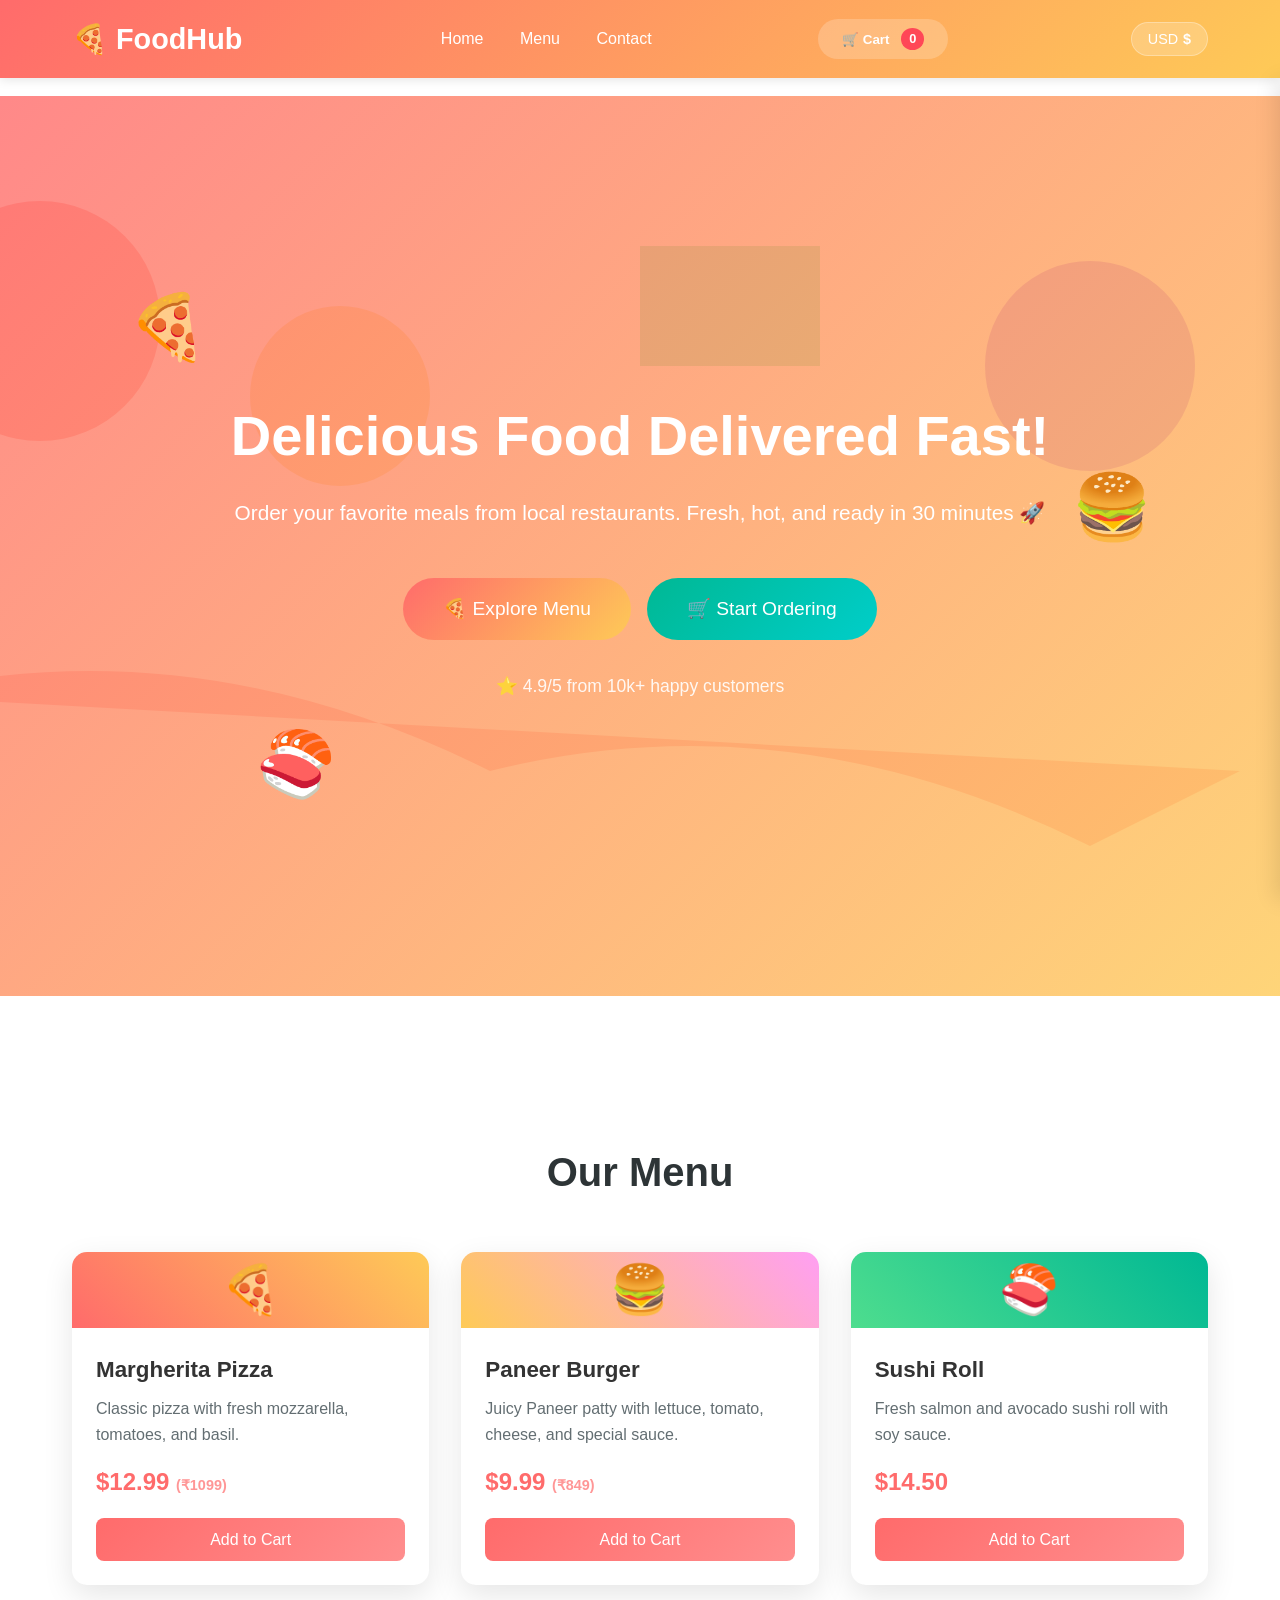
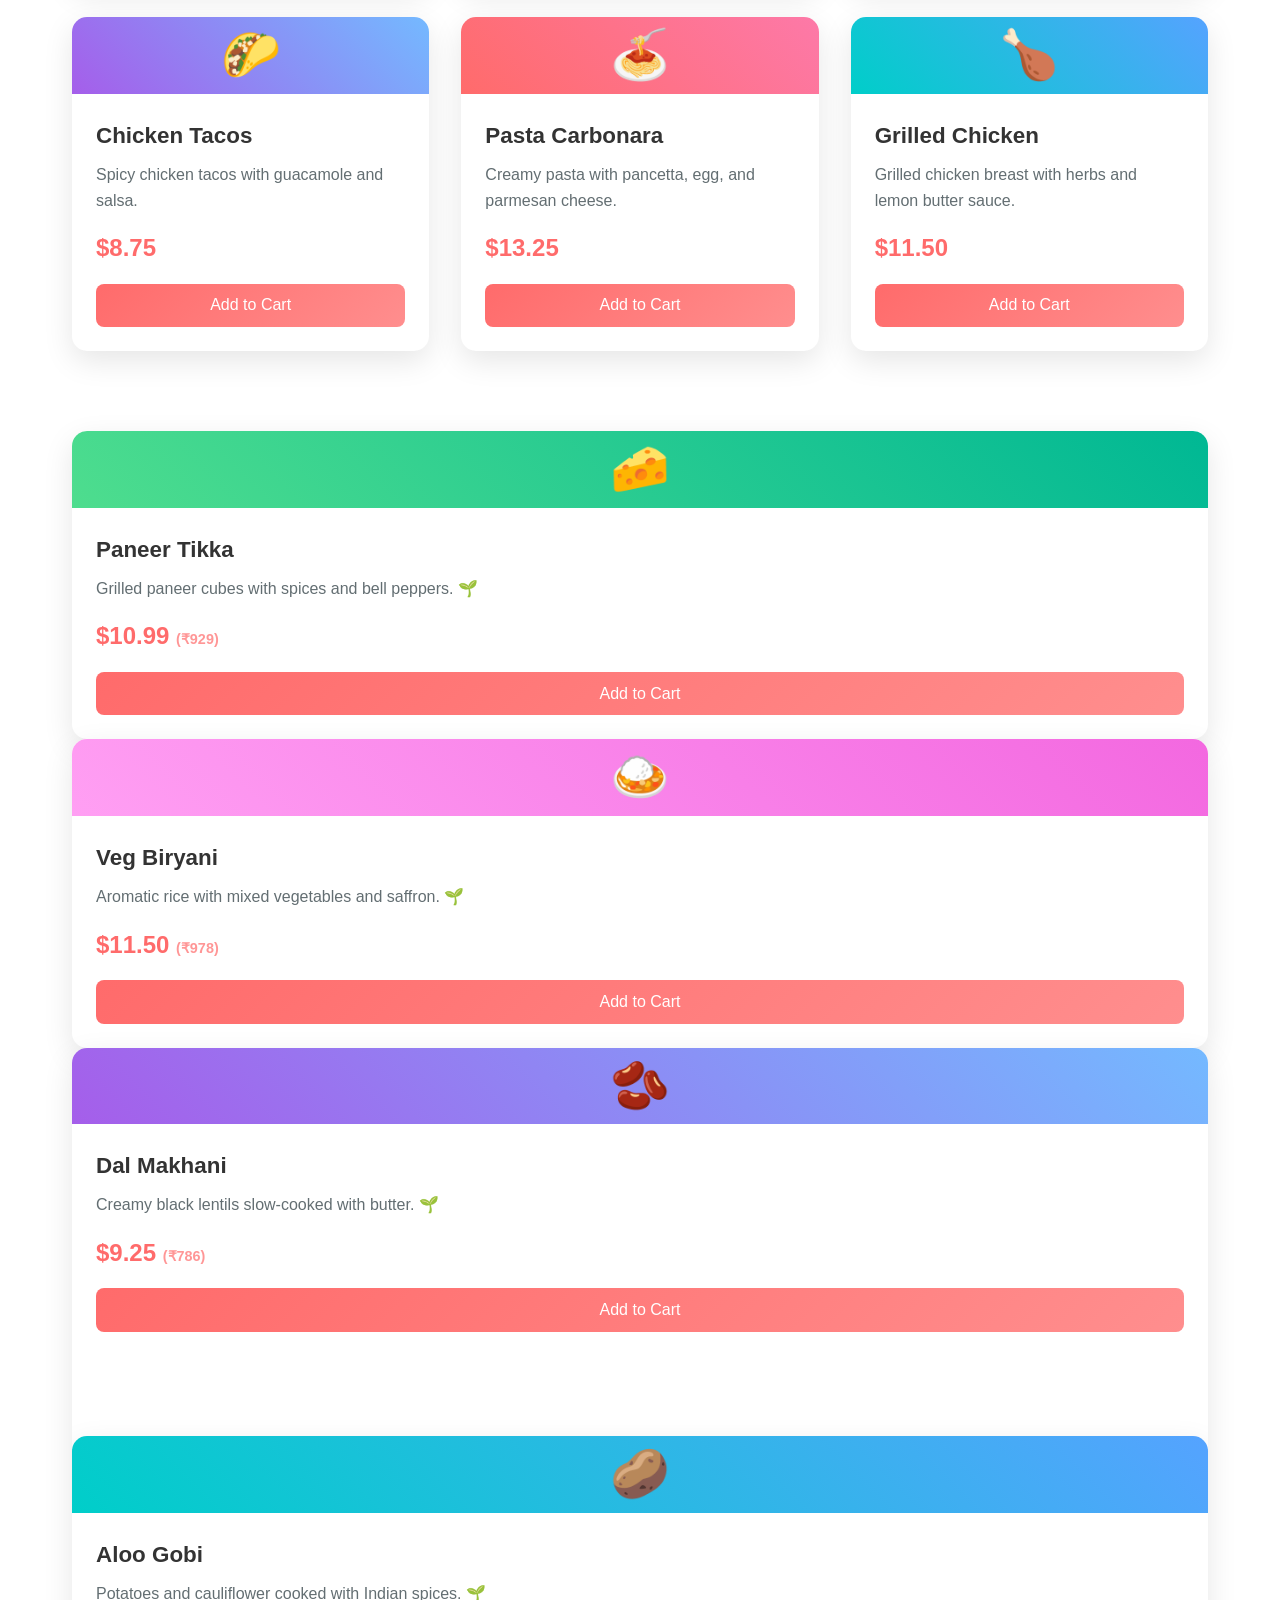
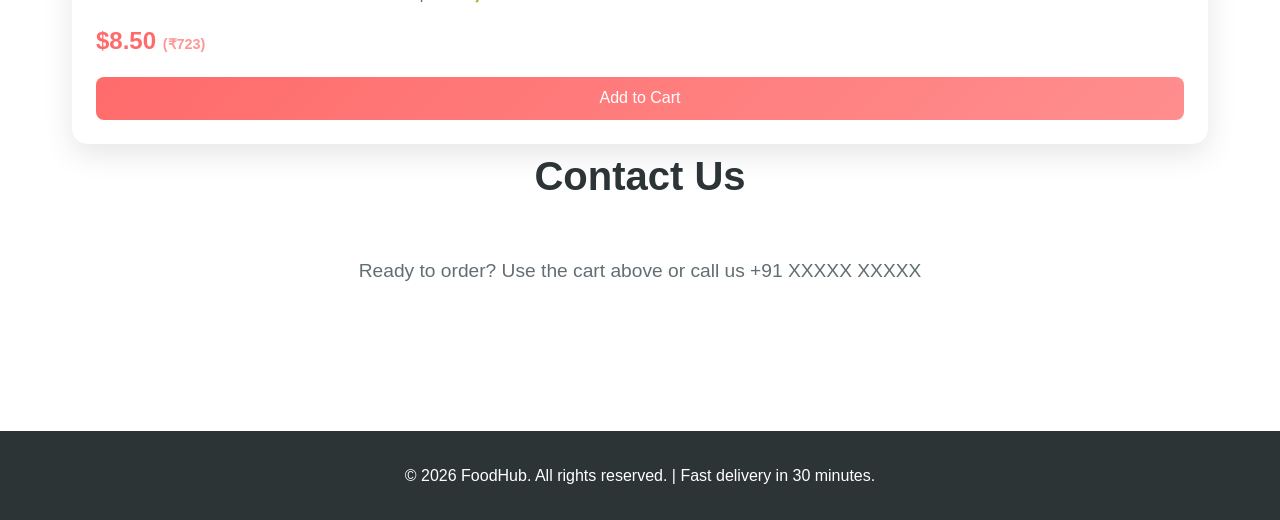
<file: food order website/index.html>
sss<!DOCTYPE html>
<html lang="en">
<head>
    <meta charset="UTF-8">
    <meta name="viewport" content="width=device-width, initial-scale=1.0">
    <title>Food Order Website</title>
    <style>
        * {
            margin: 0;
            padding: 0;
            box-sizing: border-box;
        }
        body {
            font-family: 'Arial', sans-serif;
            line-height: 1.6;
            color: #333;
        }
        header {
            background: linear-gradient(135deg, #ff6b6b, #feca57);
            padding: 1rem 0;
            position: fixed;
            width: 100%;
            top: 0;
            z-index: 1000;
            box-shadow: 0 2px 10px rgba(0,0,0,0.1);
        }
        nav {
            max-width: 1200px;
            margin: 0 auto;
            display: flex;
            justify-content: space-between;
            align-items: center;
            padding: 0 2rem;
        }
        .logo {
            font-size: 1.8rem;
            font-weight: bold;
            color: white;
        }
        .nav-links a {
            color: white;
            text-decoration: none;
            margin-left: 2rem;
            font-weight: 500;
            transition: color 0.3s;
        }
        .nav-links a:hover {
            color: #ffeb3b;
        }
        .cart-btn {
            background: rgba(255,255,255,0.2);
            border: none;
            color: white;
            padding: 0.8rem 1.5rem;
            border-radius: 25px;
            cursor: pointer;
            font-weight: bold;
            transition: background 0.3s;
        }
        .cart-btn:hover {
            background: rgba(255,255,255,0.3);
        }
.cart-count {
            background: #ff4757;
            color: white;
            border-radius: 50%;
            padding: 0.2rem 0.5rem;
            font-size: 0.8rem;
            margin-left: 0.5rem;
        }
        .currency-toggle {
            background: rgba(255,255,255,0.2);
            border: 1px solid rgba(255,255,255,0.3);
            color: white;
            padding: 0.5rem 1rem;
            border-radius: 20px;
            cursor: pointer;
            font-size: 0.9rem;
            margin-left: 1rem;
            transition: background 0.3s;
        }
        .currency-toggle:hover {
            background: rgba(255,255,255,0.3);
        }
        .currency-symbol {
            font-weight: bold;
            margin-left: 0.3rem;
        }
        .hero {
            position: relative;
            height: 100vh;
            display: flex;
            flex-direction: column;
            justify-content: center;
            align-items: center;
            text-align: center;
            color: white;
            margin-top: 70px;
            overflow: hidden;
        }
        .hero::before {
            content: '';
            position: absolute;
            top: 0;
            left: 0;
            width: 100%;
            height: 100%;
            background: linear-gradient(135deg, rgba(255,107,107,0.8), rgba(254,202,87,0.8)), url('data:image/svg+xml,<svg xmlns=\"http://www.w3.org/2000/svg\" viewBox=\"0 0 1200 600\"><rect fill=\"%23fff\" width=\"1200\" height=\"600\"/><circle fill=\"%23ff6b6b\" cx=\"200\" cy=\"150\" r=\"80\" opacity=\"0.6\"/><circle fill=\"%23feca57\" cx=\"400\" cy=\"200\" r=\"60\" opacity=\"0.6\"/><rect fill=\"%234edd8e\" x=\"600\" y=\"100\" width=\"120\" height=\"80\" opacity=\"0.6\"/><circle fill=\"%23a55eea\" cx=\"900\" cy=\"180\" r=\"70\" opacity=\"0.6\"/><path d=\"M100 400 Q300 350 500 450 Q700 400 900 500 L1000 450 Z\" fill=\"%23ff4757\" opacity=\"0.4\"/></svg>');
            background-size: cover;
            background-position: center;
            z-index: -1;
            animation: heroBg 20s ease-in-out infinite alternate;
        }
        @keyframes heroBg {
            0% { transform: scale(1) rotate(0deg); }
            100% { transform: scale(1.1) rotate(1deg); }
        }
        .hero-floating {
            position: absolute;
            font-size: 4rem;
            animation: float 6s ease-in-out infinite;
        }
        .hero-floating:nth-child(1) { top: 20%; left: 10%; animation-delay: 0s; }
        .hero-floating:nth-child(2) { top: 40%; right: 10%; animation-delay: 2s; }
        .hero-floating:nth-child(3) { bottom: 20%; left: 20%; animation-delay: 4s; }
        @keyframes float {
            0%, 100% { transform: translateY(0px); }
            50% { transform: translateY(-20px); }
        }
        .hero h1 {
            font-size: 3.5rem;
            margin-bottom: 1rem;
            animation: fadeInUp 1s ease;
        }
        .hero p {
            font-size: 1.3rem;
            margin-bottom: 2rem;
            animation: fadeInUp 1s ease 0.2s both;
        }
        .cta-btn {
            background: #ff4757;
            color: white;
            padding: 1rem 2.5rem;
            border: none;
            border-radius: 50px;
            font-size: 1.2rem;
            cursor: pointer;
            transition: transform 0.3s, box-shadow 0.3s;
            animation: fadeInUp 1s ease 0.4s both;
        }
        .cta-btn:hover {
            transform: translateY(-3px);
            box-shadow: 0 10px 25px rgba(255,71,87,0.4);
        }
        @keyframes fadeInUp {
            from {
                opacity: 0;
                transform: translateY(30px);
            }
            to {
                opacity: 1;
                transform: translateY(0);
            }
        }
        .container {
            max-width: 1200px;
            margin: 0 auto;
            padding: 4rem 2rem;
        }
        section {
            margin-bottom: 5rem;
        }
        h2 {
            text-align: center;
            font-size: 2.5rem;
            margin-bottom: 3rem;
            color: #2d3436;
        }
        .menu-grid {
            display: grid;
            grid-template-columns: repeat(auto-fit, minmax(300px, 1fr));
            gap: 2rem;
        }
        .menu-item {
            background: white;
            border-radius: 15px;
            overflow: hidden;
            box-shadow: 0 10px 30px rgba(0,0,0,0.1);
            transition: transform 0.3s, box-shadow 0.3s;
        }
        .menu-item:hover {
            transform: translateY(-10px);
            box-shadow: 0 20px 40px rgba(0,0,0,0.15);
        }
        .menu-item img {
            width: 100%;
            height: 200px;
            object-fit: cover;
            background: #f8f9fa;
        }
        .item-info {
            padding: 1.5rem;
        }
        .item-name {
            font-size: 1.4rem;
            font-weight: bold;
            margin-bottom: 0.5rem;
        }
        .item-desc {
            color: #636e72;
            margin-bottom: 1rem;
        }
        .price {
            font-size: 1.5rem;
            color: #ff6b6b;
            font-weight: bold;
            margin-bottom: 1rem;
        }
        .add-btn {
            width: 100%;
            background: linear-gradient(135deg, #ff6b6b, #ff8e8e);
            color: white;
            border: none;
            padding: 0.8rem;
            border-radius: 8px;
            font-size: 1rem;
            cursor: pointer;
            transition: background 0.3s;
        }
        .add-btn:hover {
            background: linear-gradient(135deg, #ff5252, #ff6b6b);
        }
        .cart {
            position: fixed;
            right: -400px;
            top: 80px;
            width: 400px;
            height: calc(100vh - 80px);
            background: white;
            box-shadow: -5px 0 20px rgba(0,0,0,0.1);
            transition: right 0.3s ease;
            overflow-y: auto;
            z-index: 1001;
        }
        .cart.active {
            right: 0;
        }
        .cart-header {
            padding: 1.5rem;
            background: #f8f9fa;
            border-bottom: 1px solid #dee2e6;
        }
        .cart-title {
            font-size: 1.3rem;
            margin-bottom: 0.5rem;
        }
        .cart-total {
            font-size: 1.5rem;
            font-weight: bold;
            color: #ff6b6b;
        }
        .cart-items {
            padding: 1rem 1.5rem;
        }
        .cart-item {
            display: flex;
            justify-content: space-between;
            align-items: center;
            padding: 1rem 0;
            border-bottom: 1px solid #eee;
        }
        .item-details h4 {
            margin-bottom: 0.3rem;
        }
        .item-price {
            font-weight: bold;
            color: #ff6b6b;
        }
        .qty-controls {
            display: flex;
            align-items: center;
            gap: 0.5rem;
        }
        .qty-btn {
            background: #dee2e6;
            border: none;
            width: 30px;
            height: 30px;
            border-radius: 50%;
            cursor: pointer;
            display: flex;
            align-items: center;
            justify-content: center;
        }
        .remove-btn {
            background: #ff4757;
            color: white;
            border: none;
            padding: 0.3rem 0.8rem;
            border-radius: 5px;
            cursor: pointer;
            font-size: 0.8rem;
        }
        .checkout-section {
            padding: 1.5rem;
            border-top: 1px solid #dee2e6;
        }
        .checkout-btn {
            width: 100%;
            background: linear-gradient(135deg, #00b894, #00cec9);
            color: white;
            border: none;
            padding: 1rem;
            border-radius: 10px;
            font-size: 1.1rem;
            cursor: pointer;
            transition: background 0.3s;
        }
        .checkout-btn:hover {
            background: linear-gradient(135deg, #00a085, #00b894);
        }
        .overlay {
            display: none;
            position: fixed;
            top: 0;
            left: 0;
            width: 100%;
            height: 100%;
            background: rgba(0,0,0,0.5);
            z-index: 1000;
        }
        .overlay.active {
            display: block;
        }
        .order-form {
            position: fixed;
            top: 50%;
            left: 50%;
            transform: translate(-50%, -50%);
            background: white;
            padding: 2rem;
            border-radius: 15px;
            box-shadow: 0 20px 60px rgba(0,0,0,0.3);
            max-width: 500px;
            width: 90%;
            z-index: 1002;
            display: none;
        }
        .order-form.active {
            display: block;
        }
        .form-group {
            margin-bottom: 1.5rem;
        }
        .form-group label {
            display: block;
            margin-bottom: 0.5rem;
            font-weight: 500;
        }
        .form-group input, .form-group textarea {
            width: 100%;
            padding: 0.8rem;
            border: 2px solid #eee;
            border-radius: 8px;
            font-size: 1rem;
            transition: border-color 0.3s;
        }
        .form-group input:focus, .form-group textarea:focus {
            outline: none;
            border-color: #ff6b6b;
        }
        .form-buttons {
            display: flex;
            gap: 1rem;
        }
        .submit-btn, .cancel-btn {
            flex: 1;
            padding: 0.8rem;
            border: none;
            border-radius: 8px;
            font-size: 1rem;
            cursor: pointer;
            transition: background 0.3s;
        }
        .submit-btn {
            background: #00b894;
            color: white;
        }
        .submit-btn:hover {
            background: #00a085;
        }
        .cancel-btn {
            background: #ddd;
            color: #333;
        }
        .cancel-btn:hover {
            background: #ccc;
        }
        .success-msg {
            text-align: center;
            padding: 2rem;
            background: #d4edda;
            border: 1px solid #c3e6cb;
            border-radius: 10px;
            color: #155724;
            display: none;
        }
        footer {
            background: #2d3436;
            color: white;
            text-align: center;
            padding: 2rem;
            margin-top: 5rem;
        }
        @media (max-width: 768px) {
            .hero h1 {
                font-size: 2.5rem;
            }
            .nav-links {
                display: none;
            }
            .cart {
                width: 100%;
                right: -100%;
            }
            .menu-grid {
                grid-template-columns: 1fr;
            }
        }
    </style>
</head>
<body>
    <header>
        <nav>
            <div class="logo">🍕 FoodHub</div>
<div class="nav-links">
                <a href="#home">Home</a>
                <a href="#menu">Menu</a>
                <a href="#contact">Contact</a>
            </div>
            <button class="cart-btn" onclick="toggleCart()">
                🛒 Cart <span class="cart-count" id="cartCount">0</span>
            </button>
            <button class="currency-toggle" onclick="toggleCurrency()">
                <span id="currencyLabel">USD</span><span class="currency-symbol" id="currencySymbol">$</span>
            </button>
        </nav>
    </header>

    <section id="home" class="hero">
        <div class="hero-floating">🍕</div>
        <div class="hero-floating">🍔</div>
        <div class="hero-floating">🍣</div>
        <h1>Delicious Food Delivered Fast!</h1>
        <p>Order your favorite meals from local restaurants. Fresh, hot, and ready in 30 minutes 🚀</p>
        <div style="display: flex; gap: 1rem; flex-wrap: wrap; justify-content: center; margin-top: 1rem;">
            <div class="cta-btn" onclick="scrollToMenu()" style="background: linear-gradient(135deg, #ff6b6b, #feca57);">🍕 Explore Menu</div>
            <div class="cta-btn" onclick="scrollToMenu()" style="background: linear-gradient(135deg, #00b894, #00cec9);">🛒 Start Ordering</div>
        </div>
        <div style="margin-top: 2rem; opacity: 0.9; font-size: 1.1rem;">
            ⭐ 4.9/5 from 10k+ happy customers
        </div>
    </section>

    <div class="container">
        <section id="menu">
            <h2>Our Menu</h2>
            <div class="menu-grid">
                <div class="menu-item">
                    <div class="menu-img" style="background: linear-gradient(45deg, #ff6b6b, #feca57); display: flex; align-items: center; justify-content: center; font-size: 3rem;">🍕</div>
                    <div class="item-info">
                        <div class="item-name">Margherita Pizza</div>
                        <div class="item-desc">Classic pizza with fresh mozzarella, tomatoes, and basil.</div>
<div class="price" data-usd="12.99" data-inr="1099">$12.99 <span style="font-size: 0.9rem; opacity: 0.7;">(₹1099)</span></div>
                        <button class="add-btn" data-price-usd="12.99" data-price-inr="1099" onclick="addToCart('Margherita Pizza', 12.99, 1099, '🍕')">Add to Cart</button>
                    </div>
                </div>
                <div class="menu-item">
                    <div class="menu-img" style="background: linear-gradient(45deg, #feca57, #ff9ff3); display: flex; align-items: center; justify-content: center; font-size: 3rem;">🍔</div>
                    <div class="item-info">
                        <div class="item-name">Paneer Burger</div>
                        <div class="item-desc">Juicy Paneer patty with lettuce, tomato, cheese, and special sauce.</div>
<div class="price" data-usd="9.99" data-inr="849">$9.99 <span style="font-size: 0.9rem; opacity: 0.7;">(₹849)</span></div>
                        <button class="add-btn" data-price-usd="9.99" data-price-inr="849" onclick="addToCart('Paneer Burger', 9.99, 849, '🍔')">Add to Cart</button>
                    </div>
                </div>
                <div class="menu-item">
                    <div class="menu-img" style="background: linear-gradient(45deg, #4edd8e, #00b894); display: flex; align-items: center; justify-content: center; font-size: 3rem;">🍣</div>
                    <div class="item-info">
                        <div class="item-name">Sushi Roll</div>
                        <div class="item-desc">Fresh salmon and avocado sushi roll with soy sauce.</div>
                        <div class="price">$14.50</div>
                        <button class="add-btn" onclick="addToCart('Sushi Roll', 14.50, '🍣')">Add to Cart</button>
                    </div>
                </div>
                <div class="menu-item">
                    <div class="menu-img" style="background: linear-gradient(45deg, #a55eea, #74b9ff); display: flex; align-items: center; justify-content: center; font-size: 3rem;">🌮</div>
                    <div class="item-info">
                        <div class="item-name">Chicken Tacos</div>
                        <div class="item-desc">Spicy chicken tacos with guacamole and salsa.</div>
                        <div class="price">$8.75</div>
                        <button class="add-btn" onclick="addToCart('Chicken Tacos', 8.75, '🌮')">Add to Cart</button>
                    </div>
                </div>
                <div class="menu-item">
                    <div class="menu-img" style="background: linear-gradient(45deg, #ff6b6b, #fd79a8); display: flex; align-items: center; justify-content: center; font-size: 3rem;">🍝</div>
                    <div class="item-info">
                        <div class="item-name">Pasta Carbonara</div>
                        <div class="item-desc">Creamy pasta with pancetta, egg, and parmesan cheese.</div>
                        <div class="price">$13.25</div>
                        <button class="add-btn" onclick="addToCart('Pasta Carbonara', 13.25, '🍝')">Add to Cart</button>
                    </div>
                </div>
                <div class="menu-item">
                    <div class="menu-img" style="background: linear-gradient(45deg, #00cec9, #55a3ff); display: flex; align-items: center; justify-content: center; font-size: 3rem;">🍗</div>
                    <div class="item-info">
                        <div class="item-name">Grilled Chicken</div>
                        <div class="item-desc">Grilled chicken breast with herbs and lemon butter sauce.</div>
                        <div class="price">$11.50</div>
                        <button class="add-btn" onclick="addToCart('Grilled Chicken', 11.50, 978, '🍗')">Add to Cart</button>
                    </div>
                </div>
        </section>
        
                <!-- New Vegetarian Items -->

                <div class="menu-item">
                    <div class="menu-img" style="background: linear-gradient(45deg, #4edd8e, #00b894); display: flex; align-items: center; justify-content: center; font-size: 3rem;">🧀</div>
                    <div class="item-info">
                        <div class="item-name">Paneer Tikka</div>
                        <div class="item-desc">Grilled paneer cubes with spices and bell peppers. 🌱</div>


                        <div class="price" data-usd="10.99" data-inr="929">$10.99 <span style="font-size: 0.9rem; opacity: 0.7;">(₹929)</span></div>
                        <button class="add-btn" data-price-usd="10.99" data-price-inr="929" onclick="addToCart('Paneer Tikka', 10.99, 929, '🧀')">Add to Cart</button>
                    </div>
                </div>
                <div class="menu-item">
                    <div class="menu-img" style="background: linear-gradient(45deg, #ff9ff3, #f368e0); display: flex; align-items: center; justify-content: center; font-size: 3rem;">🍛</div>
                    <div class="item-info">
                        <div class="item-name">Veg Biryani</div>
                        <div class="item-desc">Aromatic rice with mixed vegetables and saffron. 🌱</div>
                        <div class="price" data-usd="11.50" data-inr="978">$11.50 <span style="font-size: 0.9rem; opacity: 0.7;">(₹978)</span></div>
                        <button class="add-btn" data-price-usd="11.50" data-price-inr="978" onclick="addToCart('Veg Biryani', 11.50, 978, '🍛')">Add to Cart</button>
                    </div>
                </div>
                <div class="menu-item">
                    <div class="menu-img" style="background: linear-gradient(45deg, #a55eea, #74b9ff); display: flex; align-items: center; justify-content: center; font-size: 3rem;">🫘</div>
                    <div class="item-info">
                        <div class="item-name">Dal Makhani</div>
                        <div class="item-desc">Creamy black lentils slow-cooked with butter. 🌱</div>
                        <div class="price" data-usd="9.25" data-inr="786">$9.25 <span style="font-size: 0.9rem; opacity: 0.7;">(₹786)</span></div>
                        <button class="add-btn" data-price-usd="9.25" data-price-inr="786" onclick="addToCart('Dal Makhani', 9.25, 786, '🫘')">Add to Cart</button>
        <section id="contact">
                </div>
                <div class="menu-item">
                    <div class="menu-img" style="background: linear-gradient(45deg, #00cec9, #55a3ff); display: flex; align-items: center; justify-content: center; font-size: 3rem;">🥔</div>
                    <div class="item-info">
                        <div class="item-name">Aloo Gobi</div>
                        <div class="item-desc">Potatoes and cauliflower cooked with Indian spices. 🌱</div>
                        <div class="price" data-usd="8.50" data-inr="723">$8.50 <span style="font-size: 0.9rem; opacity: 0.7;">(₹723)</span></div>
                        <button class="add-btn" data-price-usd="8.50" data-price-inr="723" onclick="addToCart('Aloo Gobi', 8.50, 723, '🥔')">Add to Cart</button>
                    </div>
                </div>
            </div>

            <h2>Contact Us</h2>
            <p style="text-align: center; font-size: 1.2rem; color: #636e72;">Ready to order? Use the cart above or call us +91 XXXXX XXXXX </p>
        </section>
    </div>

    <div class="cart" id="cart">
        <div class="cart-header">
            <div class="cart-title">Your Cart</div>
            <div class="cart-total" id="cartTotal">$0.00</div>
        </div>
        <div class="cart-items" id="cartItems"></div>
        <div class="checkout-section">
            <button class="checkout-btn" onclick="showOrderForm()" id="checkoutBtn" style="display: none;">Proceed to Checkout</button>
        </div>
    </div>

    <div class="overlay" id="overlay" onclick="toggleCart()"></div>

    <div class="order-form" id="orderForm">
        <h3>Complete Your Order</h3>
        <div class="form-group">
            <label>Name</label>
            <input type="text" id="customerName" required>
        </div>
        <div class="form-group">
            <label>Phone</label>
            <input type="tel" id="customerPhone" required>
        </div>
        <div class="form-group">
            <label>Address</label>
            <textarea id="customerAddress" rows="3" required></textarea>
        </div>
        <div class="form-group">
            <label>Payment Method</label>
            <select id="paymentMethod" style="width: 100%; padding: 0.8rem; border: 2px solid #eee; border-radius: 8px;">
                <option>Cash on Delivery</option>
                <option>Card</option>
            </select>
        </div>
        <div class="form-buttons">
            <button class="cancel-btn" onclick="hideOrderForm()">Cancel</button>
            <button class="submit-btn" onclick="placeOrder()">Place Order</button>
        </div>
    </div>

    <div class="success-msg" id="successMsg">
        <h3>Order Placed Successfully!</h3>
        <p>Thank you for your order. It will be delivered soon.</p>
    </div>

    <footer>
        <p>&copy; 2026 FoodHub. All rights reserved. | Fast delivery in 30 minutes.</p>
    </footer>

    <script>
        let cart = [];

        let isUSD = true;

        function toggleCurrency() {
            isUSD = !isUSD;
            const label = document.getElementById('currencyLabel');
            const symbol = document.getElementById('currencySymbol');
            if (isUSD) {
                label.textContent = 'USD';
                symbol.textContent = '$';
            } else {
                label.textContent = 'INR';
                symbol.textContent = '₹';
            }
            updatePrices();
            if (cart.length > 0) updateCart();
        }

        function updatePrices() {
            const prices = document.querySelectorAll('.price');
            const buttons = document.querySelectorAll('.add-btn');
            prices.forEach(p => {
                const usd = parseFloat(p.dataset.usd);
                const inr = parseFloat(p.dataset.inr || usd * 85);
                if (isUSD) {
                    p.innerHTML = `$${usd.toFixed(2)} <span style="font-size: 0.9rem; opacity: 0.7;">(₹${inr.toLocaleString()})</span>`;
                } else {
                    p.innerHTML = `₹${inr.toLocaleString()} <span style="font-size: 0.9rem; opacity: 0.7;">($${usd.toFixed(2)})</span>`;
                }
            });
            buttons.forEach(btn => {
                const usdPrice = parseFloat(btn.dataset.priceUsd);
                const inrPrice = parseFloat(btn.dataset.priceInr || usdPrice * 85);
                const name = btn.getAttribute('onclick').match(/'([^']+)'/)[1];
                const emoji = btn.getAttribute('onclick').match(/'([^']+)'$/)[1];
                btn.setAttribute('onclick', `addToCart('${name}', ${isUSD ? usdPrice : inrPrice}, ${isUSD ? usdPrice * 85 : inrPrice / 85}, '${emoji}')`);
            });
        }

        function addToCart(name, usdPrice, inrPrice, emoji) {
            const price = isUSD ? usdPrice : inrPrice;
            const existingItem = cart.find(item => item.name === name);
            if (existingItem) {
                existingItem.quantity += 1;
            } else {
                cart.push({ name, price, usdPrice, inrPrice, emoji, quantity: 1 });
            }
            updateCart();
        }

        function updateCart() {
            const cartCount = document.getElementById('cartCount');
            const cartItems = document.getElementById('cartItems');
            const cartTotal = document.getElementById('cartTotal');
            const checkoutBtn = document.getElementById('checkoutBtn');

            cartCount.textContent = cart.reduce((sum, item) => sum + item.quantity, 0);
            if (cart.length === 0) {
                cartItems.innerHTML = '<p style="text-align: center; color: #636e72; padding: 2rem;">Your cart is empty</p>';
                checkoutBtn.style.display = 'none';
                return;
            }

            let total = 0;
            cartItems.innerHTML = cart.map((item, index) => {
                const displayPrice = isUSD ? item.usdPrice : item.inrPrice;
                const symbol = isUSD ? '$' : '₹';
                return `
                <div class="cart-item">
                    <div class="item-details">
                        <h4>${item.emoji} ${item.name}</h4>
                        <div class="item-price">${symbol}${displayPrice.toFixed(2)}</div>
                    </div>
                    <div>
                        <div class="qty-controls">
                            <button class="qty-btn" onclick="changeQuantity(${index}, -1)">-</button>
                            <span>${item.quantity}</span>
                            <button class="qty-btn" onclick="changeQuantity(${index}, 1)">+</button>
                        </div>
                        <button class="remove-btn" onclick="removeFromCart(${index})">Remove</button>
                    </div>
                </div>
                `;
            }).join('');

            total = cart.reduce((sum, item) => sum + (item.price * item.quantity), 0);
            const symbol = isUSD ? '$' : '₹';
            cartTotal.textContent = `${symbol}${total.toFixed(2)}`;
            checkoutBtn.style.display = 'block';
        }

        function changeQuantity(index, delta) {
            cart[index].quantity += delta;
            if (cart[index].quantity <= 0) {
                cart.splice(index, 1);
            }
            updateCart();
        }

        function removeFromCart(index) {
            cart.splice(index, 1);
            updateCart();
        }

        function toggleCart() {
            const cart = document.getElementById('cart');
            const overlay = document.getElementById('overlay');
            cart.classList.toggle('active');
            overlay.classList.toggle('active');
        }

        function scrollToMenu() {
            document.getElementById('menu').scrollIntoView({ behavior: 'smooth' });
        }

        function showOrderForm() {
            toggleCart();
            document.getElementById('orderForm').classList.add('active');
            document.getElementById('overlay').classList.add('active');
        }

        function hideOrderForm() {
            document.getElementById('orderForm').classList.remove('active');
            document.getElementById('overlay').classList.remove('active');
        }

        function placeOrder() {
            const name = document.getElementById('customerName').value;
            const phone = document.getElementById('customerPhone').value;
            const address = document.getElementById('customerAddress').value;
            if (!name || !phone || !address) {
                alert('Please fill all fields');
                return;
            }
            cart = [];
            updateCart();
            hideOrderForm();
            document.getElementById('successMsg').style.display = 'block';
            setTimeout(() => {
                document.getElementById('successMsg').style.display = 'none';
            }, 5000);
        }

        // Close cart/overlay on overlay click
        document.getElementById('overlay').addEventListener('click', function() {
            if (!document.getElementById('orderForm').classList.contains('active')) {
                toggleCart();
            }
        });

        // Smooth scrolling for nav links
        document.querySelectorAll('a[href^="#"]').forEach(anchor => {
            anchor.addEventListener('click', function (e) {
                e.preventDefault();
                document.querySelector(this.getAttribute('href')).scrollIntoView({
                    behavior: 'smooth'
                });
            });
        });
    </script>
</body>
</html>
</file>
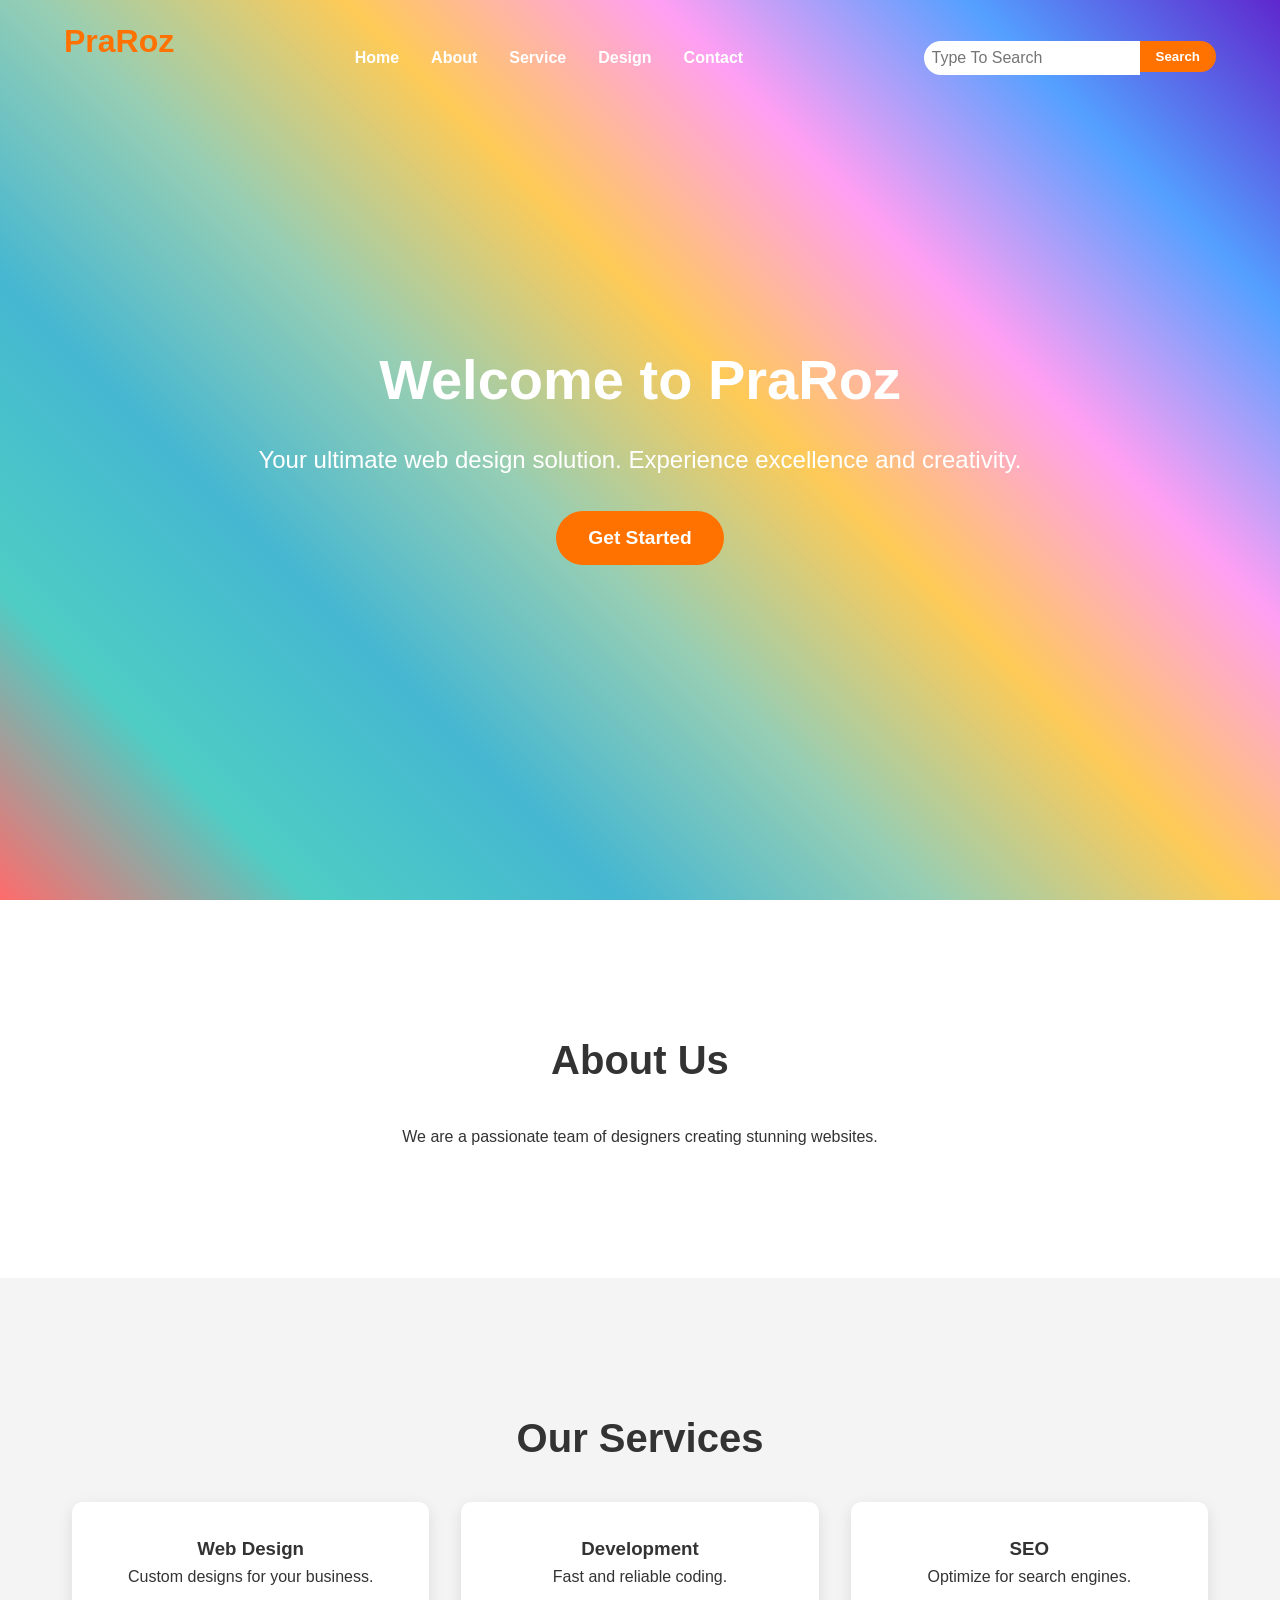
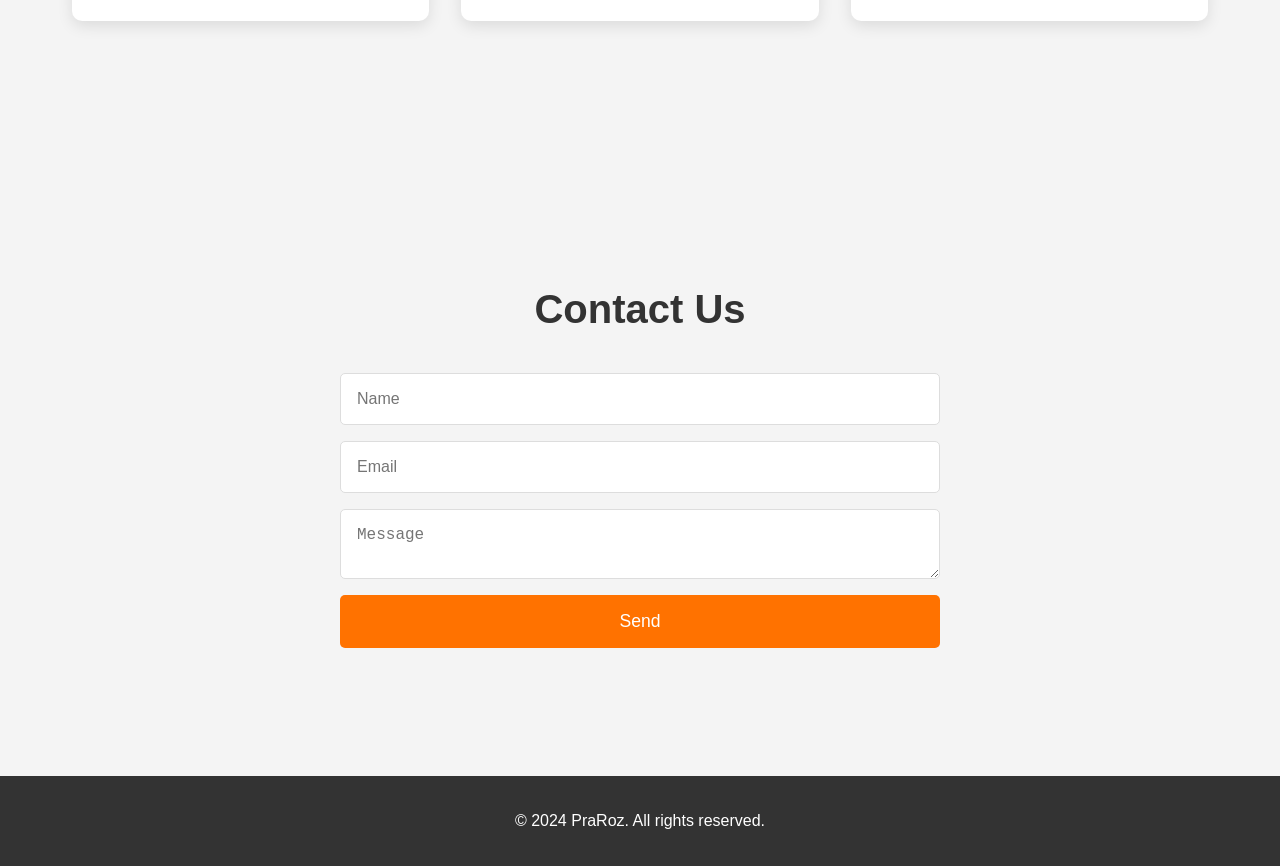
<file: web desgin/index.html>
<!DOCTYPE html>
<html lang="en">
<head>
    <meta charset="UTF-8">
    <meta name="viewport" content="width=device-width, initial-scale=1.0">
    <title>PraRoz - Web Design</title>
    <link rel="stylesheet" href="style.css">
</head>
<body>
    <div class="main">
        <div class="navbar">
            <div class="icon">
                <h2 class="logo">PraRoz</h2>
            </div>
            <div class="menu">
                <ul>
                    <li><a href="#home">Home</a></li>
                    <li><a href="#about">About</a></li>
                    <li><a href="#service">Service</a></li>
                    <li><a href="#design">Design</a></li>
                    <li><a href="#contact">Contact</a></li>
                </ul>
            </div>
            <div class="search">
                <input class="srch" type="search" placeholder="Type To Search">
                <a href="#"><button class="btn">Search</button></a>
            </div>
        </div>
        <div class="hero">
            <h1>Welcome to PraRoz</h1>
            <p>Your ultimate web design solution. Experience excellence and creativity.</p>
            <button class="cta-btn">Get Started</button>
        </div>
    </div>

    <!-- About Section -->
    <section id="about" class="about">
        <div class="container">
            <h2>About Us</h2>
            <p>We are a passionate team of designers creating stunning websites.</p>
        </div>
    </section>

    <!-- Services Section -->
    <section id="service" class="services">
        <div class="container">
            <h2>Our Services</h2>
            <div class="service-grid">
                <div class="service-card">
                    <h3>Web Design</h3>
                    <p>Custom designs for your business.</p>
                </div>
                <div class="service-card">
                    <h3>Development</h3>
                    <p>Fast and reliable coding.</p>
                </div>
                <div class="service-card">
                    <h3>SEO</h3>
                    <p>Optimize for search engines.</p>
                </div>
            </div>
        </div>
    </section>

    <!-- Contact Section -->
    <section id="contact" class="contact">
        <div class="container">
            <h2>Contact Us</h2>
            <form>
                <input type="text" placeholder="Name">
                <input type="email" placeholder="Email">
                <textarea placeholder="Message"></textarea>
                <button type="submit">Send</button>
            </form>
        </div>
    </section>

    <!-- Footer -->
    <footer>
        <p>&copy; 2024 PraRoz. All rights reserved.</p>
    </footer>
</body>
</html>
</file>
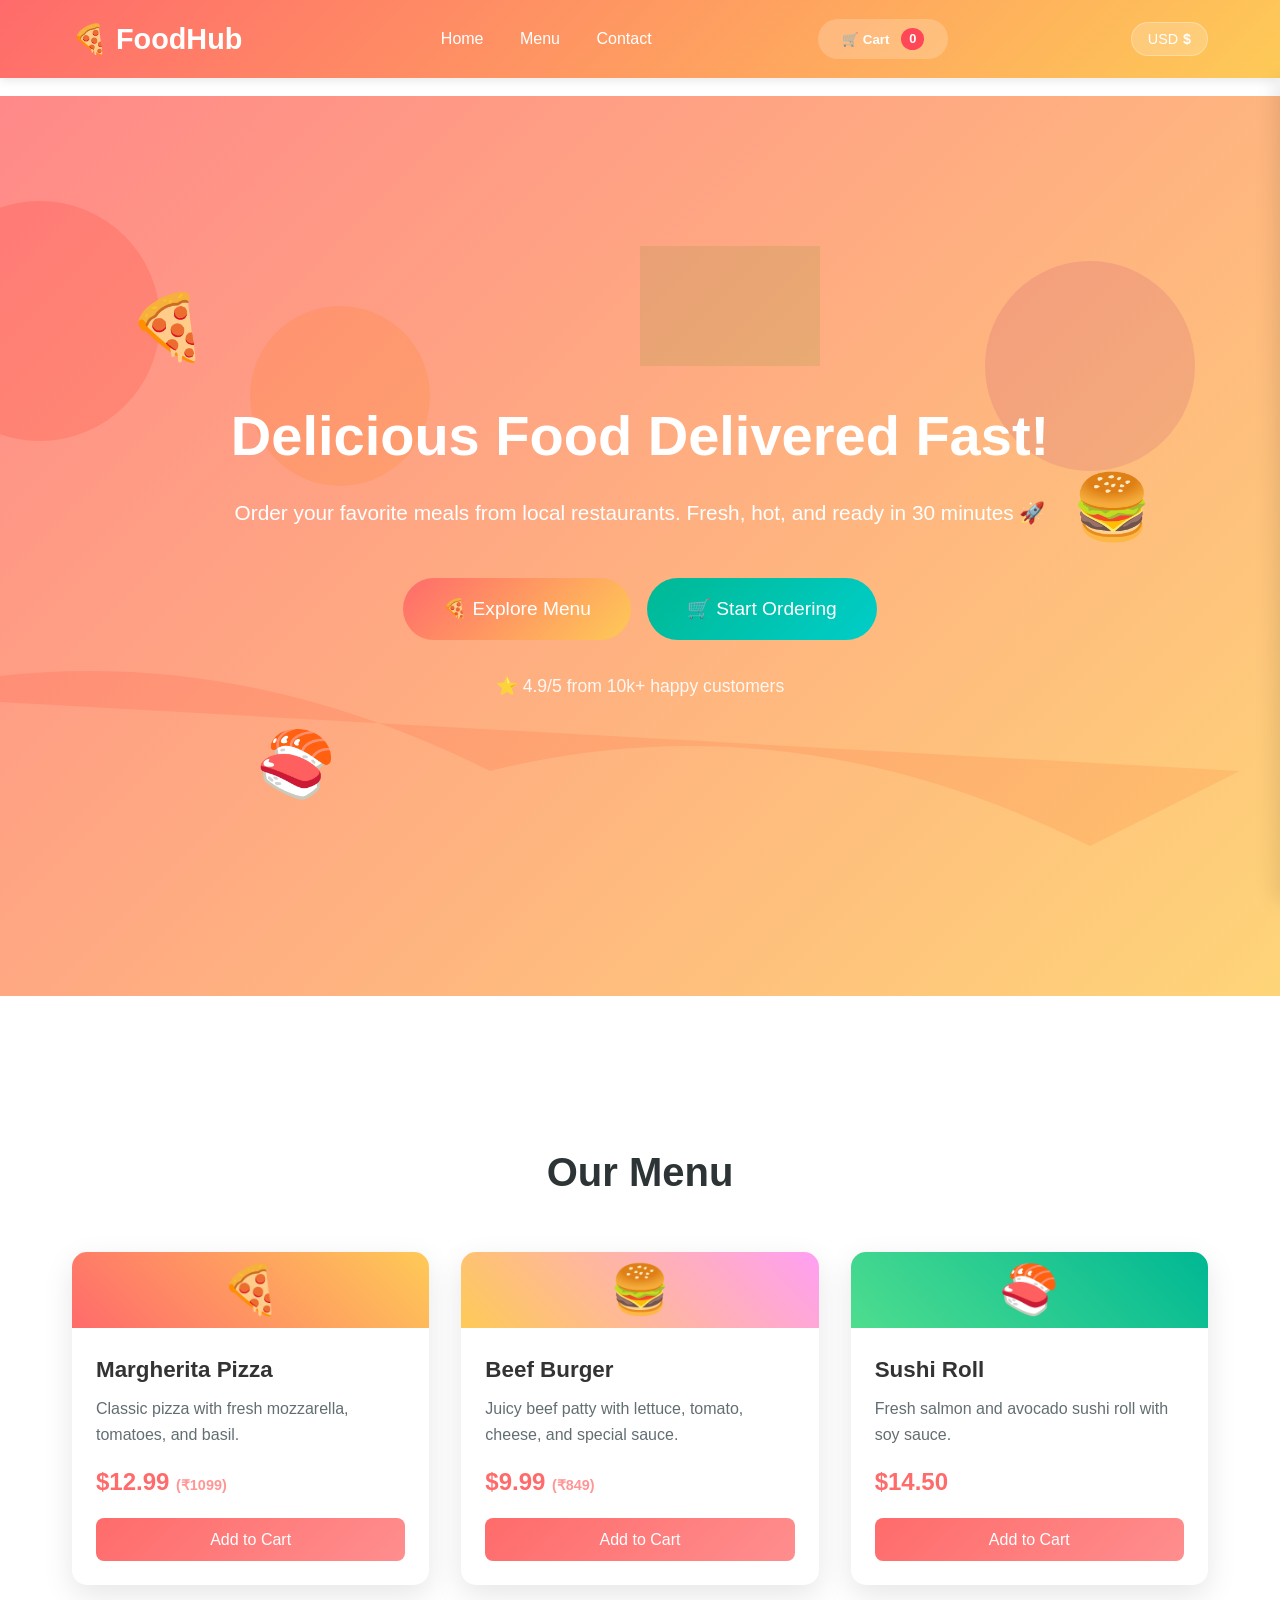
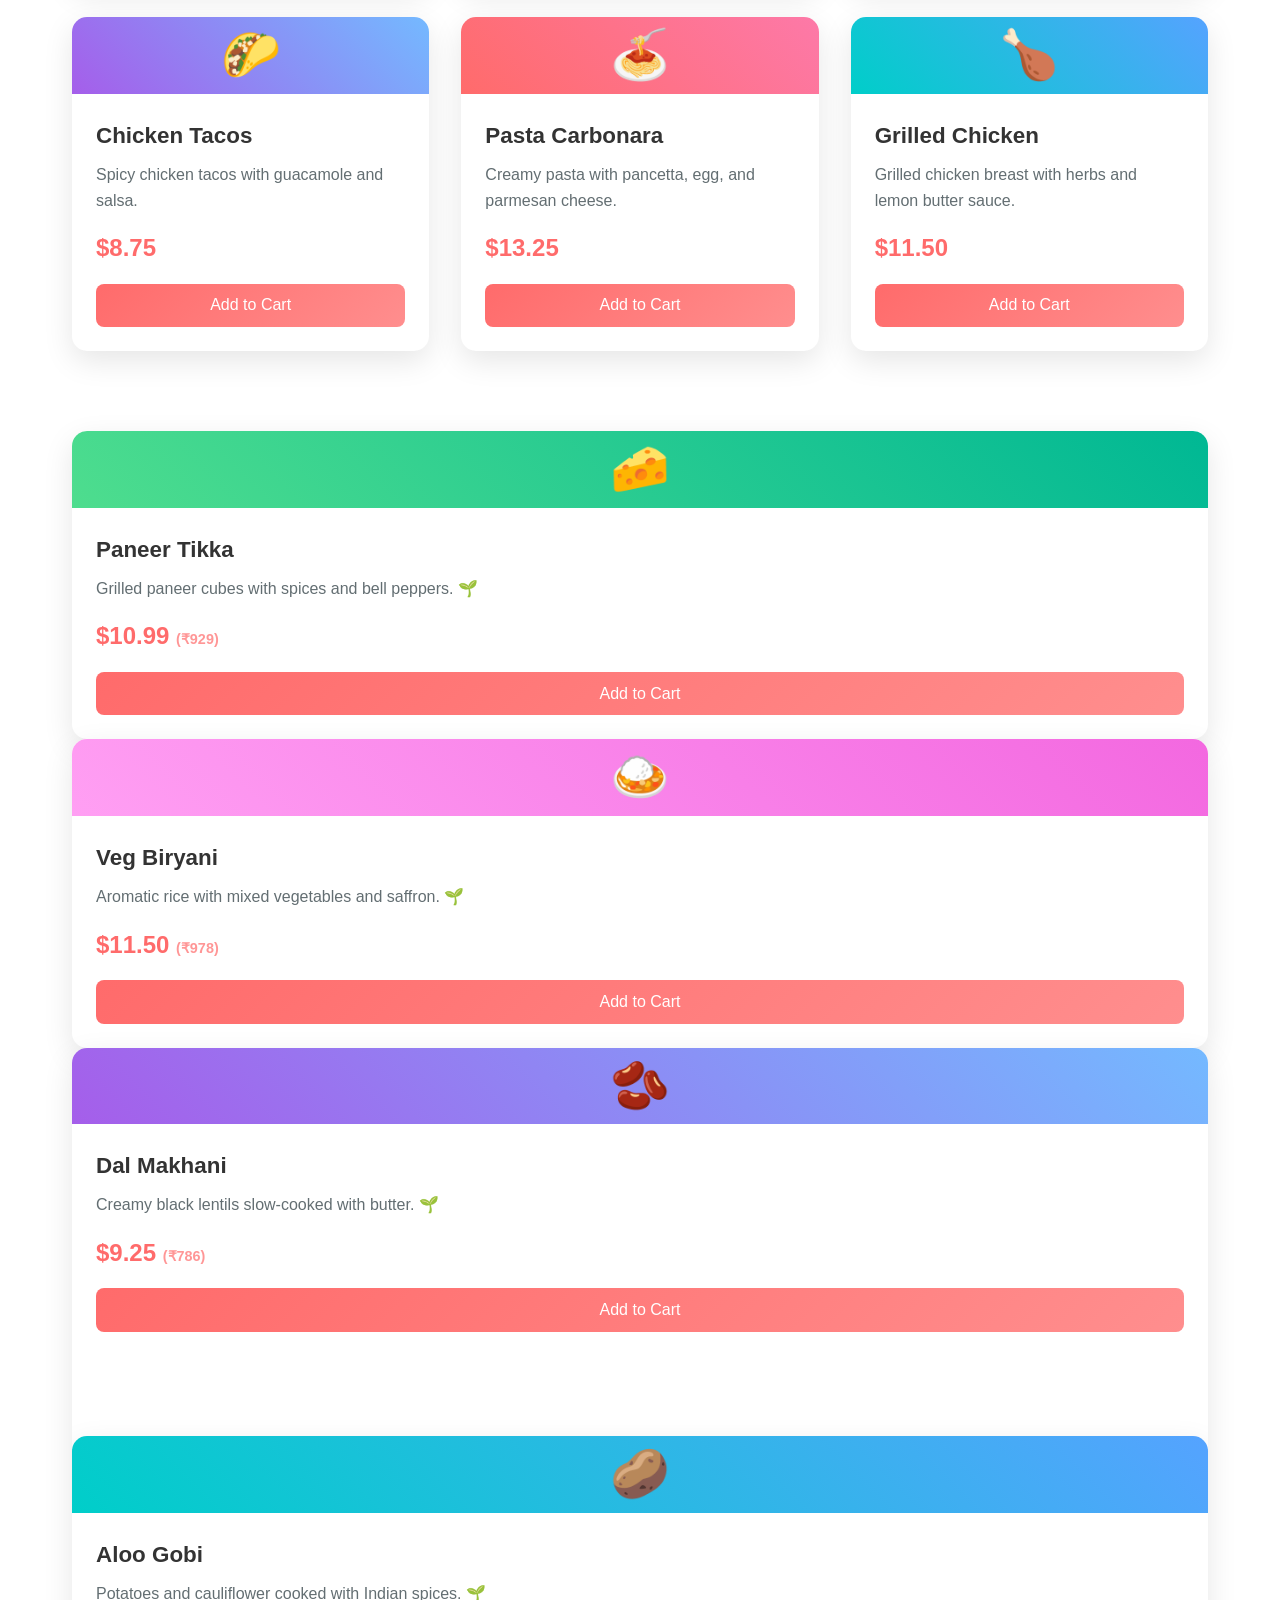
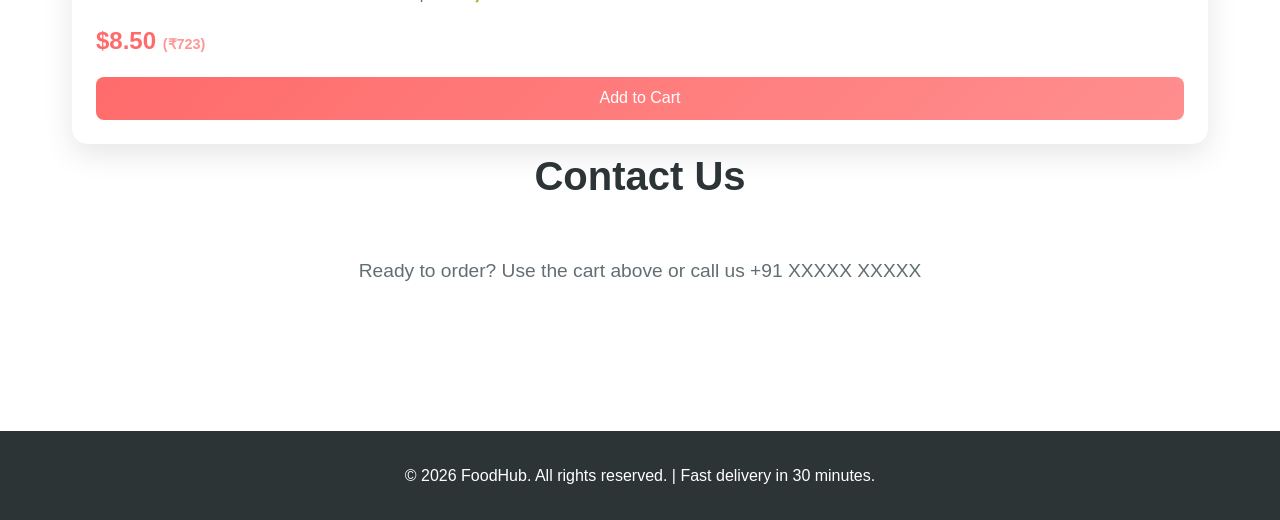
<file: food order website/food order website/index.html>
sss<!DOCTYPE html>
<html lang="en">
<head>
    <meta charset="UTF-8">
    <meta name="viewport" content="width=device-width, initial-scale=1.0">
    <title>Food Order Website</title>
    <style>
        * {
            margin: 0;
            padding: 0;
            box-sizing: border-box;
        }
        body {
            font-family: 'Arial', sans-serif;
            line-height: 1.6;
            color: #333;
        }
        header {
            background: linear-gradient(135deg, #ff6b6b, #feca57);
            padding: 1rem 0;
            position: fixed;
            width: 100%;
            top: 0;
            z-index: 1000;
            box-shadow: 0 2px 10px rgba(0,0,0,0.1);
        }
        nav {
            max-width: 1200px;
            margin: 0 auto;
            display: flex;
            justify-content: space-between;
            align-items: center;
            padding: 0 2rem;
        }
        .logo {
            font-size: 1.8rem;
            font-weight: bold;
            color: white;
        }
        .nav-links a {
            color: white;
            text-decoration: none;
            margin-left: 2rem;
            font-weight: 500;
            transition: color 0.3s;
        }
        .nav-links a:hover {
            color: #ffeb3b;
        }
        .cart-btn {
            background: rgba(255,255,255,0.2);
            border: none;
            color: white;
            padding: 0.8rem 1.5rem;
            border-radius: 25px;
            cursor: pointer;
            font-weight: bold;
            transition: background 0.3s;
        }
        .cart-btn:hover {
            background: rgba(255,255,255,0.3);
        }
.cart-count {
            background: #ff4757;
            color: white;
            border-radius: 50%;
            padding: 0.2rem 0.5rem;
            font-size: 0.8rem;
            margin-left: 0.5rem;
        }
        .currency-toggle {
            background: rgba(255,255,255,0.2);
            border: 1px solid rgba(255,255,255,0.3);
            color: white;
            padding: 0.5rem 1rem;
            border-radius: 20px;
            cursor: pointer;
            font-size: 0.9rem;
            margin-left: 1rem;
            transition: background 0.3s;
        }
        .currency-toggle:hover {
            background: rgba(255,255,255,0.3);
        }
        .currency-symbol {
            font-weight: bold;
            margin-left: 0.3rem;
        }
        .hero {
            position: relative;
            height: 100vh;
            display: flex;
            flex-direction: column;
            justify-content: center;
            align-items: center;
            text-align: center;
            color: white;
            margin-top: 70px;
            overflow: hidden;
        }
        .hero::before {
            content: '';
            position: absolute;
            top: 0;
            left: 0;
            width: 100%;
            height: 100%;
            background: linear-gradient(135deg, rgba(255,107,107,0.8), rgba(254,202,87,0.8)), url('data:image/svg+xml,<svg xmlns=\"http://www.w3.org/2000/svg\" viewBox=\"0 0 1200 600\"><rect fill=\"%23fff\" width=\"1200\" height=\"600\"/><circle fill=\"%23ff6b6b\" cx=\"200\" cy=\"150\" r=\"80\" opacity=\"0.6\"/><circle fill=\"%23feca57\" cx=\"400\" cy=\"200\" r=\"60\" opacity=\"0.6\"/><rect fill=\"%234edd8e\" x=\"600\" y=\"100\" width=\"120\" height=\"80\" opacity=\"0.6\"/><circle fill=\"%23a55eea\" cx=\"900\" cy=\"180\" r=\"70\" opacity=\"0.6\"/><path d=\"M100 400 Q300 350 500 450 Q700 400 900 500 L1000 450 Z\" fill=\"%23ff4757\" opacity=\"0.4\"/></svg>');
            background-size: cover;
            background-position: center;
            z-index: -1;
            animation: heroBg 20s ease-in-out infinite alternate;
        }
        @keyframes heroBg {
            0% { transform: scale(1) rotate(0deg); }
            100% { transform: scale(1.1) rotate(1deg); }
        }
        .hero-floating {
            position: absolute;
            font-size: 4rem;
            animation: float 6s ease-in-out infinite;
        }
        .hero-floating:nth-child(1) { top: 20%; left: 10%; animation-delay: 0s; }
        .hero-floating:nth-child(2) { top: 40%; right: 10%; animation-delay: 2s; }
        .hero-floating:nth-child(3) { bottom: 20%; left: 20%; animation-delay: 4s; }
        @keyframes float {
            0%, 100% { transform: translateY(0px); }
            50% { transform: translateY(-20px); }
        }
        .hero h1 {
            font-size: 3.5rem;
            margin-bottom: 1rem;
            animation: fadeInUp 1s ease;
        }
        .hero p {
            font-size: 1.3rem;
            margin-bottom: 2rem;
            animation: fadeInUp 1s ease 0.2s both;
        }
        .cta-btn {
            background: #ff4757;
            color: white;
            padding: 1rem 2.5rem;
            border: none;
            border-radius: 50px;
            font-size: 1.2rem;
            cursor: pointer;
            transition: transform 0.3s, box-shadow 0.3s;
            animation: fadeInUp 1s ease 0.4s both;
        }
        .cta-btn:hover {
            transform: translateY(-3px);
            box-shadow: 0 10px 25px rgba(255,71,87,0.4);
        }
        @keyframes fadeInUp {
            from {
                opacity: 0;
                transform: translateY(30px);
            }
            to {
                opacity: 1;
                transform: translateY(0);
            }
        }
        .container {
            max-width: 1200px;
            margin: 0 auto;
            padding: 4rem 2rem;
        }
        section {
            margin-bottom: 5rem;
        }
        h2 {
            text-align: center;
            font-size: 2.5rem;
            margin-bottom: 3rem;
            color: #2d3436;
        }
        .menu-grid {
            display: grid;
            grid-template-columns: repeat(auto-fit, minmax(300px, 1fr));
            gap: 2rem;
        }
        .menu-item {
            background: white;
            border-radius: 15px;
            overflow: hidden;
            box-shadow: 0 10px 30px rgba(0,0,0,0.1);
            transition: transform 0.3s, box-shadow 0.3s;
        }
        .menu-item:hover {
            transform: translateY(-10px);
            box-shadow: 0 20px 40px rgba(0,0,0,0.15);
        }
        .menu-item img {
            width: 100%;
            height: 200px;
            object-fit: cover;
            background: #f8f9fa;
        }
        .item-info {
            padding: 1.5rem;
        }
        .item-name {
            font-size: 1.4rem;
            font-weight: bold;
            margin-bottom: 0.5rem;
        }
        .item-desc {
            color: #636e72;
            margin-bottom: 1rem;
        }
        .price {
            font-size: 1.5rem;
            color: #ff6b6b;
            font-weight: bold;
            margin-bottom: 1rem;
        }
        .add-btn {
            width: 100%;
            background: linear-gradient(135deg, #ff6b6b, #ff8e8e);
            color: white;
            border: none;
            padding: 0.8rem;
            border-radius: 8px;
            font-size: 1rem;
            cursor: pointer;
            transition: background 0.3s;
        }
        .add-btn:hover {
            background: linear-gradient(135deg, #ff5252, #ff6b6b);
        }
        .cart {
            position: fixed;
            right: -400px;
            top: 80px;
            width: 400px;
            height: calc(100vh - 80px);
            background: white;
            box-shadow: -5px 0 20px rgba(0,0,0,0.1);
            transition: right 0.3s ease;
            overflow-y: auto;
            z-index: 1001;
        }
        .cart.active {
            right: 0;
        }
        .cart-header {
            padding: 1.5rem;
            background: #f8f9fa;
            border-bottom: 1px solid #dee2e6;
        }
        .cart-title {
            font-size: 1.3rem;
            margin-bottom: 0.5rem;
        }
        .cart-total {
            font-size: 1.5rem;
            font-weight: bold;
            color: #ff6b6b;
        }
        .cart-items {
            padding: 1rem 1.5rem;
        }
        .cart-item {
            display: flex;
            justify-content: space-between;
            align-items: center;
            padding: 1rem 0;
            border-bottom: 1px solid #eee;
        }
        .item-details h4 {
            margin-bottom: 0.3rem;
        }
        .item-price {
            font-weight: bold;
            color: #ff6b6b;
        }
        .qty-controls {
            display: flex;
            align-items: center;
            gap: 0.5rem;
        }
        .qty-btn {
            background: #dee2e6;
            border: none;
            width: 30px;
            height: 30px;
            border-radius: 50%;
            cursor: pointer;
            display: flex;
            align-items: center;
            justify-content: center;
        }
        .remove-btn {
            background: #ff4757;
            color: white;
            border: none;
            padding: 0.3rem 0.8rem;
            border-radius: 5px;
            cursor: pointer;
            font-size: 0.8rem;
        }
        .checkout-section {
            padding: 1.5rem;
            border-top: 1px solid #dee2e6;
        }
        .checkout-btn {
            width: 100%;
            background: linear-gradient(135deg, #00b894, #00cec9);
            color: white;
            border: none;
            padding: 1rem;
            border-radius: 10px;
            font-size: 1.1rem;
            cursor: pointer;
            transition: background 0.3s;
        }
        .checkout-btn:hover {
            background: linear-gradient(135deg, #00a085, #00b894);
        }
        .overlay {
            display: none;
            position: fixed;
            top: 0;
            left: 0;
            width: 100%;
            height: 100%;
            background: rgba(0,0,0,0.5);
            z-index: 1000;
        }
        .overlay.active {
            display: block;
        }
        .order-form {
            position: fixed;
            top: 50%;
            left: 50%;
            transform: translate(-50%, -50%);
            background: white;
            padding: 2rem;
            border-radius: 15px;
            box-shadow: 0 20px 60px rgba(0,0,0,0.3);
            max-width: 500px;
            width: 90%;
            z-index: 1002;
            display: none;
        }
        .order-form.active {
            display: block;
        }
        .form-group {
            margin-bottom: 1.5rem;
        }
        .form-group label {
            display: block;
            margin-bottom: 0.5rem;
            font-weight: 500;
        }
        .form-group input, .form-group textarea {
            width: 100%;
            padding: 0.8rem;
            border: 2px solid #eee;
            border-radius: 8px;
            font-size: 1rem;
            transition: border-color 0.3s;
        }
        .form-group input:focus, .form-group textarea:focus {
            outline: none;
            border-color: #ff6b6b;
        }
        .form-buttons {
            display: flex;
            gap: 1rem;
        }
        .submit-btn, .cancel-btn {
            flex: 1;
            padding: 0.8rem;
            border: none;
            border-radius: 8px;
            font-size: 1rem;
            cursor: pointer;
            transition: background 0.3s;
        }
        .submit-btn {
            background: #00b894;
            color: white;
        }
        .submit-btn:hover {
            background: #00a085;
        }
        .cancel-btn {
            background: #ddd;
            color: #333;
        }
        .cancel-btn:hover {
            background: #ccc;
        }
        .success-msg {
            text-align: center;
            padding: 2rem;
            background: #d4edda;
            border: 1px solid #c3e6cb;
            border-radius: 10px;
            color: #155724;
            display: none;
        }
        #mainContent.hidden {
            display: none !important;
        }

        footer {
            background: #2d3436;
            color: white;
            text-align: center;
            padding: 2rem;
            margin-top: 5rem;
        }
        @media (max-width: 768px) {
            .hero h1 {
                font-size: 2.5rem;
            }
            .nav-links {
                display: none;
            }
            .cart {
                width: 100%;
                right: -100%;
            }
            .menu-grid {
                grid-template-columns: 1fr;
            }
        }
    </style>
</head>
<body>
    <header>
        <nav>
            <div class="logo">🍕 FoodHub</div>
<div class="nav-links">
                <a href="#home">Home</a>
                <a href="#menu">Menu</a>
                <a href="#contact">Contact</a>
            </div>
            <button class="cart-btn" onclick="toggleCart()">
                🛒 Cart <span class="cart-count" id="cartCount">0</span>
            </button>
            <button class="currency-toggle" onclick="toggleCurrency()">
                <span id="currencyLabel">USD</span><span class="currency-symbol" id="currencySymbol">$</span>
            </button>
        </nav>


    </header>

    <div id="mainContent">

    <section id="home" class="hero">
        <div class="hero-floating">🍕</div>
        <div class="hero-floating">🍔</div>
        <div class="hero-floating">🍣</div>
        <h1>Delicious Food Delivered Fast!</h1>
        <p>Order your favorite meals from local restaurants. Fresh, hot, and ready in 30 minutes 🚀</p>
        <div style="display: flex; gap: 1rem; flex-wrap: wrap; justify-content: center; margin-top: 1rem;">
            <div class="cta-btn" onclick="scrollToMenu()" style="background: linear-gradient(135deg, #ff6b6b, #feca57);">🍕 Explore Menu</div>
            <div class="cta-btn" onclick="scrollToMenu()" style="background: linear-gradient(135deg, #00b894, #00cec9);">🛒 Start Ordering</div>
        </div>
        <div style="margin-top: 2rem; opacity: 0.9; font-size: 1.1rem;">
            ⭐ 4.9/5 from 10k+ happy customers
        </div>
    </section>

    <div class="container">
        <section id="menu">
            <h2>Our Menu</h2>
            <div class="menu-grid">
                <div class="menu-item">
                    <div class="menu-img" style="background: linear-gradient(45deg, #ff6b6b, #feca57); display: flex; align-items: center; justify-content: center; font-size: 3rem;">🍕</div>
                    <div class="item-info">
                        <div class="item-name">Margherita Pizza</div>
                        <div class="item-desc">Classic pizza with fresh mozzarella, tomatoes, and basil.</div>
<div class="price" data-usd="12.99" data-inr="1099">$12.99 <span style="font-size: 0.9rem; opacity: 0.7;">(₹1099)</span></div>
                        <button class="add-btn" data-price-usd="12.99" data-price-inr="1099" onclick="addToCart('Margherita Pizza', 12.99, 1099, '🍕')">Add to Cart</button>
                    </div>
                </div>
                <div class="menu-item">
                    <div class="menu-img" style="background: linear-gradient(45deg, #feca57, #ff9ff3); display: flex; align-items: center; justify-content: center; font-size: 3rem;">🍔</div>
                    <div class="item-info">
                        <div class="item-name">Beef Burger</div>
                        <div class="item-desc">Juicy beef patty with lettuce, tomato, cheese, and special sauce.</div>
<div class="price" data-usd="9.99" data-inr="849">$9.99 <span style="font-size: 0.9rem; opacity: 0.7;">(₹849)</span></div>
                        <button class="add-btn" data-price-usd="9.99" data-price-inr="849" onclick="addToCart('Beef Burger', 9.99, 849, '🍔')">Add to Cart</button>
                    </div>
                </div>
                <div class="menu-item">
                    <div class="menu-img" style="background: linear-gradient(45deg, #4edd8e, #00b894); display: flex; align-items: center; justify-content: center; font-size: 3rem;">🍣</div>
                    <div class="item-info">
                        <div class="item-name">Sushi Roll</div>
                        <div class="item-desc">Fresh salmon and avocado sushi roll with soy sauce.</div>
                        <div class="price">$14.50</div>
                        <button class="add-btn" onclick="addToCart('Sushi Roll', 14.50, '🍣')">Add to Cart</button>
                    </div>
                </div>
                <div class="menu-item">
                    <div class="menu-img" style="background: linear-gradient(45deg, #a55eea, #74b9ff); display: flex; align-items: center; justify-content: center; font-size: 3rem;">🌮</div>
                    <div class="item-info">
                        <div class="item-name">Chicken Tacos</div>
                        <div class="item-desc">Spicy chicken tacos with guacamole and salsa.</div>
                        <div class="price">$8.75</div>
                        <button class="add-btn" onclick="addToCart('Chicken Tacos', 8.75, '🌮')">Add to Cart</button>
                    </div>
                </div>
                <div class="menu-item">
                    <div class="menu-img" style="background: linear-gradient(45deg, #ff6b6b, #fd79a8); display: flex; align-items: center; justify-content: center; font-size: 3rem;">🍝</div>
                    <div class="item-info">
                        <div class="item-name">Pasta Carbonara</div>
                        <div class="item-desc">Creamy pasta with pancetta, egg, and parmesan cheese.</div>
                        <div class="price">$13.25</div>
                        <button class="add-btn" onclick="addToCart('Pasta Carbonara', 13.25, '🍝')">Add to Cart</button>
                    </div>
                </div>
                <div class="menu-item">
                    <div class="menu-img" style="background: linear-gradient(45deg, #00cec9, #55a3ff); display: flex; align-items: center; justify-content: center; font-size: 3rem;">🍗</div>
                    <div class="item-info">
                        <div class="item-name">Grilled Chicken</div>
                        <div class="item-desc">Grilled chicken breast with herbs and lemon butter sauce.</div>
                        <div class="price">$11.50</div>
                        <button class="add-btn" onclick="addToCart('Grilled Chicken', 11.50, 978, '🍗')">Add to Cart</button>
                    </div>
                </div>
        </section>
        
                <!-- New Vegetarian Items -->

                <div class="menu-item">
                    <div class="menu-img" style="background: linear-gradient(45deg, #4edd8e, #00b894); display: flex; align-items: center; justify-content: center; font-size: 3rem;">🧀</div>
                    <div class="item-info">
                        <div class="item-name">Paneer Tikka</div>
                        <div class="item-desc">Grilled paneer cubes with spices and bell peppers. 🌱</div>


                        <div class="price" data-usd="10.99" data-inr="929">$10.99 <span style="font-size: 0.9rem; opacity: 0.7;">(₹929)</span></div>
                        <button class="add-btn" data-price-usd="10.99" data-price-inr="929" onclick="addToCart('Paneer Tikka', 10.99, 929, '🧀')">Add to Cart</button>
                    </div>
                </div>
                <div class="menu-item">
                    <div class="menu-img" style="background: linear-gradient(45deg, #ff9ff3, #f368e0); display: flex; align-items: center; justify-content: center; font-size: 3rem;">🍛</div>
                    <div class="item-info">
                        <div class="item-name">Veg Biryani</div>
                        <div class="item-desc">Aromatic rice with mixed vegetables and saffron. 🌱</div>
                        <div class="price" data-usd="11.50" data-inr="978">$11.50 <span style="font-size: 0.9rem; opacity: 0.7;">(₹978)</span></div>
                        <button class="add-btn" data-price-usd="11.50" data-price-inr="978" onclick="addToCart('Veg Biryani', 11.50, 978, '🍛')">Add to Cart</button>
                    </div>
                </div>
                <div class="menu-item">
                    <div class="menu-img" style="background: linear-gradient(45deg, #a55eea, #74b9ff); display: flex; align-items: center; justify-content: center; font-size: 3rem;">🫘</div>
                    <div class="item-info">
                        <div class="item-name">Dal Makhani</div>
                        <div class="item-desc">Creamy black lentils slow-cooked with butter. 🌱</div>
                        <div class="price" data-usd="9.25" data-inr="786">$9.25 <span style="font-size: 0.9rem; opacity: 0.7;">(₹786)</span></div>
                        <button class="add-btn" data-price-usd="9.25" data-price-inr="786" onclick="addToCart('Dal Makhani', 9.25, 786, '🫘')">Add to Cart</button>
        <section id="contact">
                </div>
                <div class="menu-item">
                    <div class="menu-img" style="background: linear-gradient(45deg, #00cec9, #55a3ff); display: flex; align-items: center; justify-content: center; font-size: 3rem;">🥔</div>
                    <div class="item-info">
                        <div class="item-name">Aloo Gobi</div>
                        <div class="item-desc">Potatoes and cauliflower cooked with Indian spices. 🌱</div>
                        <div class="price" data-usd="8.50" data-inr="723">$8.50 <span style="font-size: 0.9rem; opacity: 0.7;">(₹723)</span></div>
                        <button class="add-btn" data-price-usd="8.50" data-price-inr="723" onclick="addToCart('Aloo Gobi', 8.50, 723, '🥔')">Add to Cart</button>
                    </div>
                </div>
            </div>

            <h2>Contact Us</h2>
            <p style="text-align: center; font-size: 1.2rem; color: #636e72;">Ready to order? Use the cart above or call us +91 XXXXX XXXXX </p>
        </section>
    </div>

    <div class="cart" id="cart">
        <div class="cart-header">
            <div class="cart-title">Your Cart</div>
            <div class="cart-total" id="cartTotal">$0.00</div>
        </div>
        <div class="cart-items" id="cartItems"></div>
        <div class="checkout-section">
            <button class="checkout-btn" onclick="showOrderForm()" id="checkoutBtn" style="display: none;">Proceed to Checkout</button>
        </div>
    </div>

    <div class="overlay" id="overlay" onclick="toggleCart()"></div>

    <div class="order-form" id="orderForm">

        <h3>Complete Your Order</h3>
        <div class="form-group">
            <label>Name</label>
            <input type="text" id="customerName" required>
        </div>
        <div class="form-group">
            <label>Phone</label>
            <input type="tel" id="customerPhone" required>
        </div>
        <div class="form-group">
            <label>Address</label>
            <textarea id="customerAddress" rows="3" required></textarea>
        </div>
        <div class="form-group">
            <label>Payment Method</label>
            <select id="paymentMethod" style="width: 100%; padding: 0.8rem; border: 2px solid #eee; border-radius: 8px;">
                <option>Cash on Delivery</option>
                <option>Card</option>
            </select>
        </div>
        <div class="form-buttons">
            <button class="cancel-btn" onclick="hideOrderForm()">Cancel</button>
            <button class="submit-btn" onclick="placeOrder()">Place Order</button>
        </div>
    </div>

    <div class="success-msg" id="successMsg">
        <h3>Order Placed Successfully!</h3>
        <p>Thank you for your order. It will be delivered soon.</p>
    </div>

    <footer>
        <p>&copy; 2026 FoodHub. All rights reserved. | Fast delivery in 30 minutes.</p>
    </footer>

    <script>
let cart = [];
let isUSD = true;

// Login only on checkout
function showLoginModal() {
    document.getElementById('loginModal').style.display = 'flex';
    document.body.style.overflow = 'hidden';
}
function hideLoginModal() {
    document.getElementById('loginModal').style.display = 'none';
    document.body.style.overflow = 'auto';
}
function loginSuccess() {
    hideLoginModal();
    showOrderForm();
    alert('Login successful! Proceed with order.');
}
document.getElementById('loginForm').addEventListener('submit', function(e) {
    e.preventDefault();
    const email = document.getElementById('loginEmail').value;
    const password = document.getElementById('loginPassword').value;
    if (email === 'test@example.com' && password === 'password123') {
        loginSuccess();
    } else {
        alert('Invalid credentials. Demo: test@example.com / password123');
    }
});

        function toggleCurrency() {


            isUSD = !isUSD;
            const label = document.getElementById('currencyLabel');
            const symbol = document.getElementById('currencySymbol');
            if (isUSD) {
                label.textContent = 'USD';
                symbol.textContent = '$';
            } else {
                label.textContent = 'INR';
                symbol.textContent = '₹';
            }
            updatePrices();
            if (cart.length > 0) updateCart();
        }

        function updatePrices() {
            const prices = document.querySelectorAll('.price');
            const buttons = document.querySelectorAll('.add-btn');
            prices.forEach(p => {
                const usd = parseFloat(p.dataset.usd);
                const inr = parseFloat(p.dataset.inr || usd * 85);
                if (isUSD) {
                    p.innerHTML = `$${usd.toFixed(2)} <span style="font-size: 0.9rem; opacity: 0.7;">(₹${inr.toLocaleString()})</span>`;
                } else {
                    p.innerHTML = `₹${inr.toLocaleString()} <span style="font-size: 0.9rem; opacity: 0.7;">($${usd.toFixed(2)})</span>`;
                }
            });
            buttons.forEach(btn => {
                const usdPrice = parseFloat(btn.dataset.priceUsd);
                const inrPrice = parseFloat(btn.dataset.priceInr || usdPrice * 85);
                const name = btn.getAttribute('onclick').match(/'([^']+)'/)[1];
                const emoji = btn.getAttribute('onclick').match(/'([^']+)'$/)[1];
                btn.setAttribute('onclick', `addToCart('${name}', ${isUSD ? usdPrice : inrPrice}, ${isUSD ? usdPrice * 85 : inrPrice / 85}, '${emoji}')`);
            });
        }

        function addToCart(name, usdPrice, inrPrice, emoji) {
            const price = isUSD ? usdPrice : inrPrice;
            const existingItem = cart.find(item => item.name === name);
            if (existingItem) {
                existingItem.quantity += 1;
            } else {
                cart.push({ name, price, usdPrice, inrPrice, emoji, quantity: 1 });
            }
            updateCart();
        }

        function updateCart() {
            const cartCount = document.getElementById('cartCount');
            const cartItems = document.getElementById('cartItems');
            const cartTotal = document.getElementById('cartTotal');
            const checkoutBtn = document.getElementById('checkoutBtn');

            cartCount.textContent = cart.reduce((sum, item) => sum + item.quantity, 0);
            if (cart.length === 0) {
                cartItems.innerHTML = '<p style="text-align: center; color: #636e72; padding: 2rem;">Your cart is empty</p>';
                checkoutBtn.style.display = 'none';
                return;
            }

            let total = 0;
            cartItems.innerHTML = cart.map((item, index) => {
                const displayPrice = isUSD ? item.usdPrice : item.inrPrice;
                const symbol = isUSD ? '$' : '₹';
                return `
                <div class="cart-item">
                    <div class="item-details">
                        <h4>${item.emoji} ${item.name}</h4>
                        <div class="item-price">${symbol}${displayPrice.toFixed(2)}</div>
                    </div>
                    <div>
                        <div class="qty-controls">
                            <button class="qty-btn" onclick="changeQuantity(${index}, -1)">-</button>
                            <span>${item.quantity}</span>
                            <button class="qty-btn" onclick="changeQuantity(${index}, 1)">+</button>
                        </div>
                        <button class="remove-btn" onclick="removeFromCart(${index})">Remove</button>
                    </div>
                </div>
                `;
            }).join('');

            total = cart.reduce((sum, item) => sum + (item.price * item.quantity), 0);
            const symbol = isUSD ? '$' : '₹';
            cartTotal.textContent = `${symbol}${total.toFixed(2)}`;
            checkoutBtn.style.display = 'block';
        }

        function changeQuantity(index, delta) {
            cart[index].quantity += delta;
            if (cart[index].quantity <= 0) {
                cart.splice(index, 1);
            }
            updateCart();
        }

        function removeFromCart(index) {
            cart.splice(index, 1);
            updateCart();
        }

        function toggleCart() {
            const cart = document.getElementById('cart');
            const overlay = document.getElementById('overlay');
            cart.classList.toggle('active');
            overlay.classList.toggle('active');
        }

        function scrollToMenu() {
            document.getElementById('menu').scrollIntoView({ behavior: 'smooth' });
        }

        function showOrderForm() {
            toggleCart();
            // Open login modal in new window
            window.open('login-modal.html', 'login', 'width=500,height=600');
        }


        function hideOrderForm() {
            document.getElementById('orderForm').classList.remove('active');
            document.getElementById('overlay').classList.remove('active');
        }

        function placeOrder() {
            const name = document.getElementById('customerName').value;
            const phone = document.getElementById('customerPhone').value;
            const address = document.getElementById('customerAddress').value;
            if (!name || !phone || !address) {
                alert('Please fill all fields');
                return;
            }
            cart = [];
            updateCart();
            hideOrderForm();
            document.getElementById('successMsg').style.display = 'block';
            setTimeout(() => {
                document.getElementById('successMsg').style.display = 'none';
            }, 5000);
        }


        // Close cart/overlay on overlay click
        document.getElementById('overlay').addEventListener('click', function() {
            if (!document.getElementById('orderForm').classList.contains('active')) {
                toggleCart();
            }
        });

        // Smooth scrolling for nav links
        document.querySelectorAll('a[href^="#"]').forEach(anchor => {
            anchor.addEventListener('click', function (e) {
                e.preventDefault();
                document.querySelector(this.getAttribute('href')).scrollIntoView({
                    behavior: 'smooth'
                });
            });
        });
    </script>
</body>
</html>
</file>
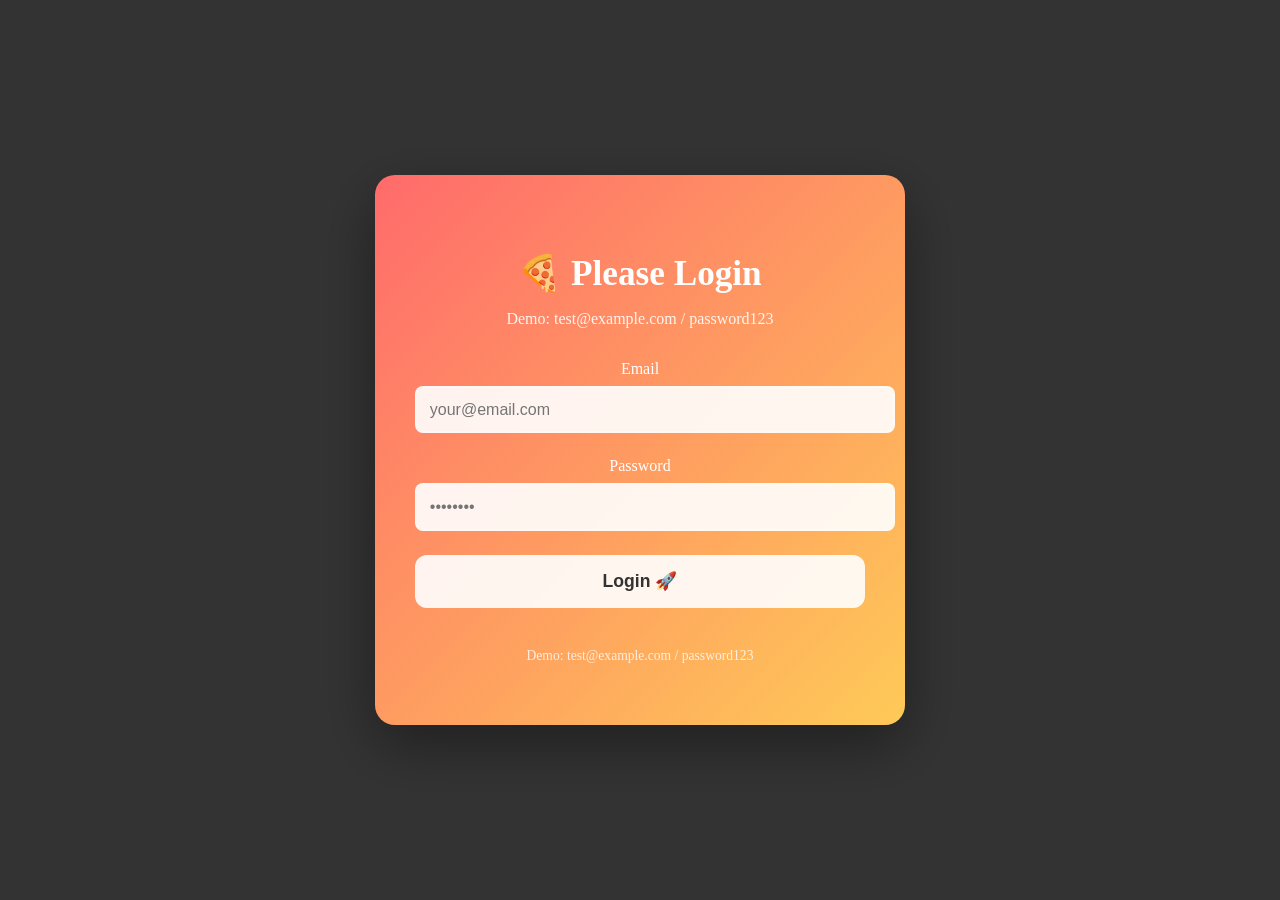
<file: food order website/food order website/login-modal.html>
<!DOCTYPE html>
<html lang="en">
<head>
    <meta charset="UTF-8">
    <meta name="viewport" content="width=device-width, initial-scale=1.0">
    <title>Login - FoodHub</title>
    <style>
        .login-modal {
            position: fixed;
            top: 0;
            left: 0;
            width: 100%;
            height: 100%;
            background: rgba(0,0,0,0.8);
            display: flex;
            align-items: center;
            justify-content: center;
            z-index: 2000;
            animation: fadeIn 0.3s ease;
        }
        .login-container {
            background: linear-gradient(135deg, #ff6b6b, #feca57);
            padding: 3rem 2.5rem;
            border-radius: 20px;
            max-width: 450px;
            width: 90%;
            text-align: center;
            color: white;
            box-shadow: 0 20px 60px rgba(0,0,0,0.4);
        }
        .login-header h2 {
            font-size: 2.2rem;
            margin-bottom: 0.5rem;
        }
        .login-header p {
            opacity: 0.9;
            margin-bottom: 2rem;
        }
        .form-group {
            margin-bottom: 1.5rem;
        }
        .form-group label {
            display: block;
            margin-bottom: 0.5rem;
            font-weight: 500;
        }
        .form-group input {
            width: 100%;
            padding: 0.8rem;
            border: 2px solid rgba(255,255,255,0.3);
            border-radius: 8px;
            font-size: 1rem;
            background: rgba(255,255,255,0.9);
            transition: border-color 0.3s;
        }
        .form-group input:focus {
            outline: none;
            border-color: white;
        }
        .login-submit {
            width: 100%;
            background: rgba(255,255,255,0.9);
            color: #333;
            border: none;
            padding: 1rem;
            border-radius: 12px;
            font-size: 1.1rem;
            font-weight: bold;
            cursor: pointer;
            margin-bottom: 1rem;
            transition: background 0.3s;
        }
        .login-submit:hover {
            background: white;
        }
        .login-footer {
            margin-top: 1.5rem;
            font-size: 0.85rem;
            opacity: 0.8;
        }
        @keyframes fadeIn {
            from { opacity: 0; }
            to { opacity: 1; }
        }
    </style>
</head>
<body>
    <div class="login-modal" id="loginModal">
        <div class="login-container">
            <div class="login-header">
                <h2>🍕 Please Login</h2>
                <p>Demo: test@example.com / password123</p>
            </div>
            <form id="loginForm">
                <div class="form-group">
                    <label>Email</label>
                    <input type="email" id="loginEmail" placeholder="your@email.com" required>
                </div>
                <div class="form-group">
                    <label>Password</label>
                    <input type="password" id="loginPassword" placeholder="••••••••" required>
                </div>
                <button type="submit" class="login-submit">Login 🚀</button>
            </form>
            <div class="login-footer">
                <p>Demo: test@example.com / password123</p>
            </div>
        </div>
    </div>

    <script>
        document.getElementById('loginForm').addEventListener('submit', function(e) {
            e.preventDefault();
            const email = document.getElementById('loginEmail').value;
            const password = document.getElementById('loginPassword').value;
            if (email === 'test@example.com' && password === 'password123') {
                document.getElementById('loginModal').remove();
                window.loginSuccess(); // Call parent window function
            } else {
                alert('Invalid credentials');
            }
        });
    </script>
</body>
</html>
</file>
<file: web desgin/style.css>
* {
    margin: 0;
    padding: 0;
    box-sizing: border-box;
}

body {
    font-family: Arial, sans-serif;
    line-height: 1.6;
    color: #333;
}

.main {
    width: 100%;
    min-height: 100vh;
    background: 
        linear-gradient(45deg, #ff6b6b, #4ecdc4, #45b7d1, #96ceb4, #feca57, #ff9ff3, #54a0ff, #5f27cd),
        linear-gradient(135deg, #667eea 0%, #764ba2 100%);
    background-position: center center;
    animation: gradientShift 15s ease infinite, shimmer 3s linear infinite;
    position: relative;
    overflow: hidden;
}

@keyframes gradientShift {
    0% { background-position: 0% 50%; }
    50% { background-position: 100% 50%; }
    100% { background-position: 0% 50%; }
}

@keyframes shimmer {
    0% { background-position: 0% 0%; }
    100% { background-position: 100% 100%; }
}

.navbar {
    width: 90%;
    max-width: 1200px;
    margin: 0 auto;
    padding: 1rem 0;
    display: flex;
    align-items: center;
    justify-content: space-between;
    flex-wrap: wrap;
}

.logo {
    color: #ff7200;
    font-size: 2rem;
    font-weight: bold;
}

.menu ul {
    display: flex;
    list-style: none;
    gap: 2rem;
}

.menu a {
    text-decoration: none;
    color: white;
    font-weight: bold;
    transition: 0.4s;
}

.menu a:hover {
    color: #ff7200;
    transform: scale(1.1);
}

.search {
    display: flex;
    gap: 0;
}

.srch {
    padding: 0.5rem;
    border: none;
    border-radius: 25px 0 0 25px;
    font-size: 1rem;
}

.btn {
    padding: 0.5rem 1rem;
    background: #ff7200;
    color: white;
    border: none;
    border-radius: 0 25px 25px 0;
    cursor: pointer;
    font-weight: bold;
}

.hero {
    position: absolute;
    top: 50%;
    left: 50%;
    transform: translate(-50%, -50%);
    text-align: center;
    color: white;
    width: 90%;
    max-width: 800px;
}

.hero h1 {
    font-size: 3.5rem;
    margin-bottom: 1rem;
}

.hero p {
    font-size: 1.5rem;
    margin-bottom: 2rem;
}

.cta-btn {
    padding: 1rem 2rem;
    background: #ff7200;
    color: white;
    border: none;
    border-radius: 50px;
    font-size: 1.2rem;
    font-weight: bold;
    cursor: pointer;
    transition: 0.4s;
}

.cta-btn:hover {
    transform: scale(1.1);
    background: #e65c00;
}

/* Sections */
.container {
    max-width: 1200px;
    margin: 0 auto;
    padding: 4rem 2rem;
    text-align: center;
}

.about, .services, .contact {
    padding: 4rem 0;
    background: #f4f4f4;
}

.about:nth-child(even), .services:nth-child(even) {
    background: white;
}

h2 {
    font-size: 2.5rem;
    margin-bottom: 2rem;
    color: #333;
}

.service-grid {
    display: grid;
    grid-template-columns: repeat(auto-fit, minmax(300px, 1fr));
    gap: 2rem;
}

.service-card {
    background: white;
    padding: 2rem;
    border-radius: 10px;
    box-shadow: 0 5px 15px rgba(0,0,0,0.1);
    transition: transform 0.3s;
}

.service-card:hover {
    transform: translateY(-10px);
}

.contact form {
    max-width: 600px;
    margin: 0 auto;
    display: flex;
    flex-direction: column;
    gap: 1rem;
}

.contact input, .contact textarea {
    padding: 1rem;
    border: 1px solid #ddd;
    border-radius: 5px;
    font-size: 1rem;
}

.contact button {
    padding: 1rem;
    background: #ff7200;
    color: white;
    border: none;
    border-radius: 5px;
    font-size: 1.1rem;
    cursor: pointer;
}

footer {
    background: #333;
    color: white;
    text-align: center;
    padding: 2rem;
}

/* Responsive */
@media (max-width: 768px) {
    .navbar {
        flex-direction: column;
        gap: 1rem;
    }

    .menu ul {
        gap: 1rem;
    }

    .hero h1 {
        font-size: 2.5rem;
    }

    .hero p {
        font-size: 1.2rem;
    }
}
</file>
